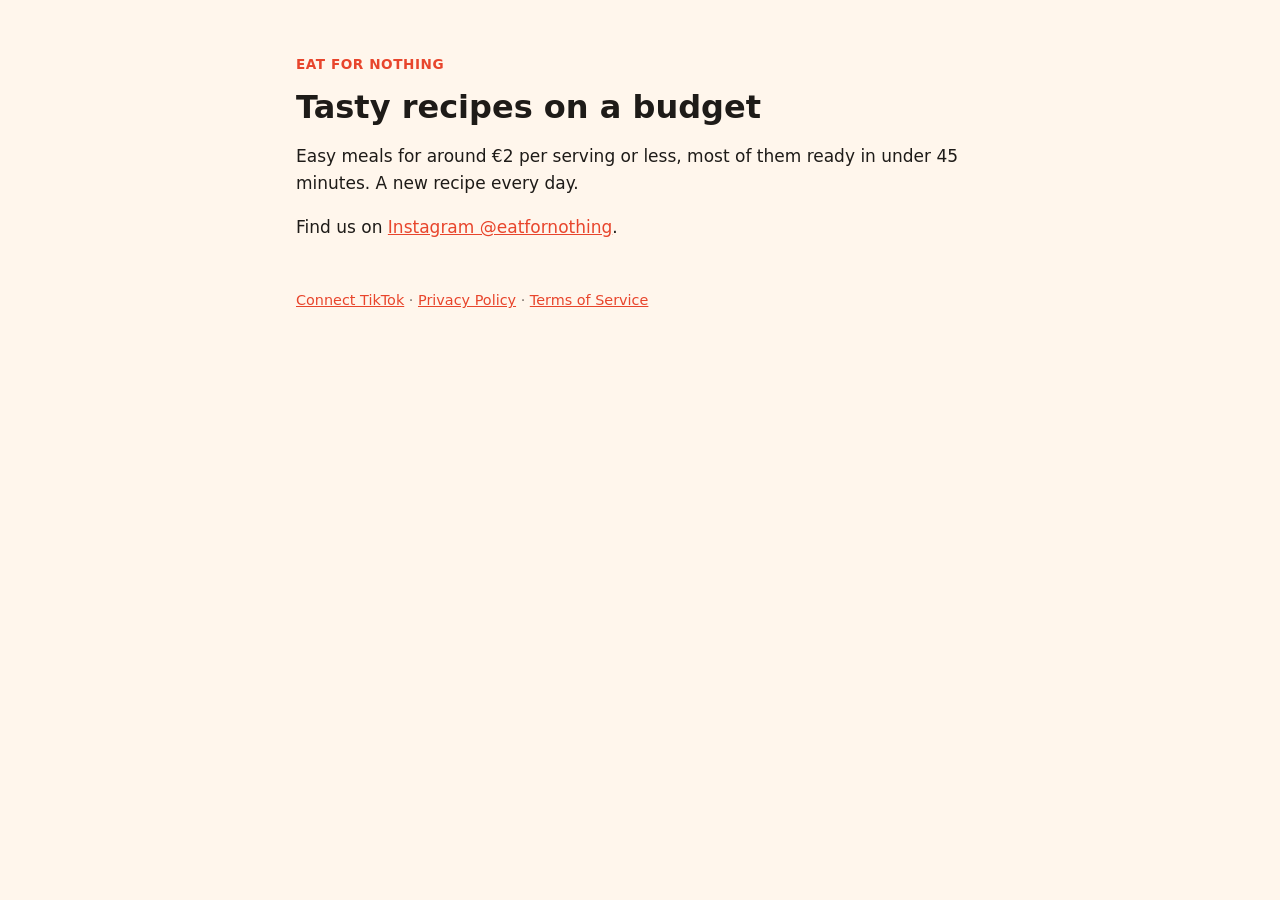
<file: index.html>
<!doctype html>
<html lang="en"><head><meta charset="utf-8"><meta name="viewport" content="width=device-width,initial-scale=1">
<title>Eat for Nothing</title><link rel="stylesheet" href="style.css"></head>
<body><main>
<p class="brand">Eat for Nothing</p>
<h1>Tasty recipes on a budget</h1>
<p>Easy meals for around €2 per serving or less, most of them ready in under 45 minutes. A new recipe every day.</p>
<p>Find us on <a href="https://www.instagram.com/eatfornothing/">Instagram @eatfornothing</a>.</p>
<footer class="muted"><a href="connect.html">Connect TikTok</a> · <a href="privacy.html">Privacy Policy</a> · <a href="terms.html">Terms of Service</a></footer>
</main></body></html>
</file>
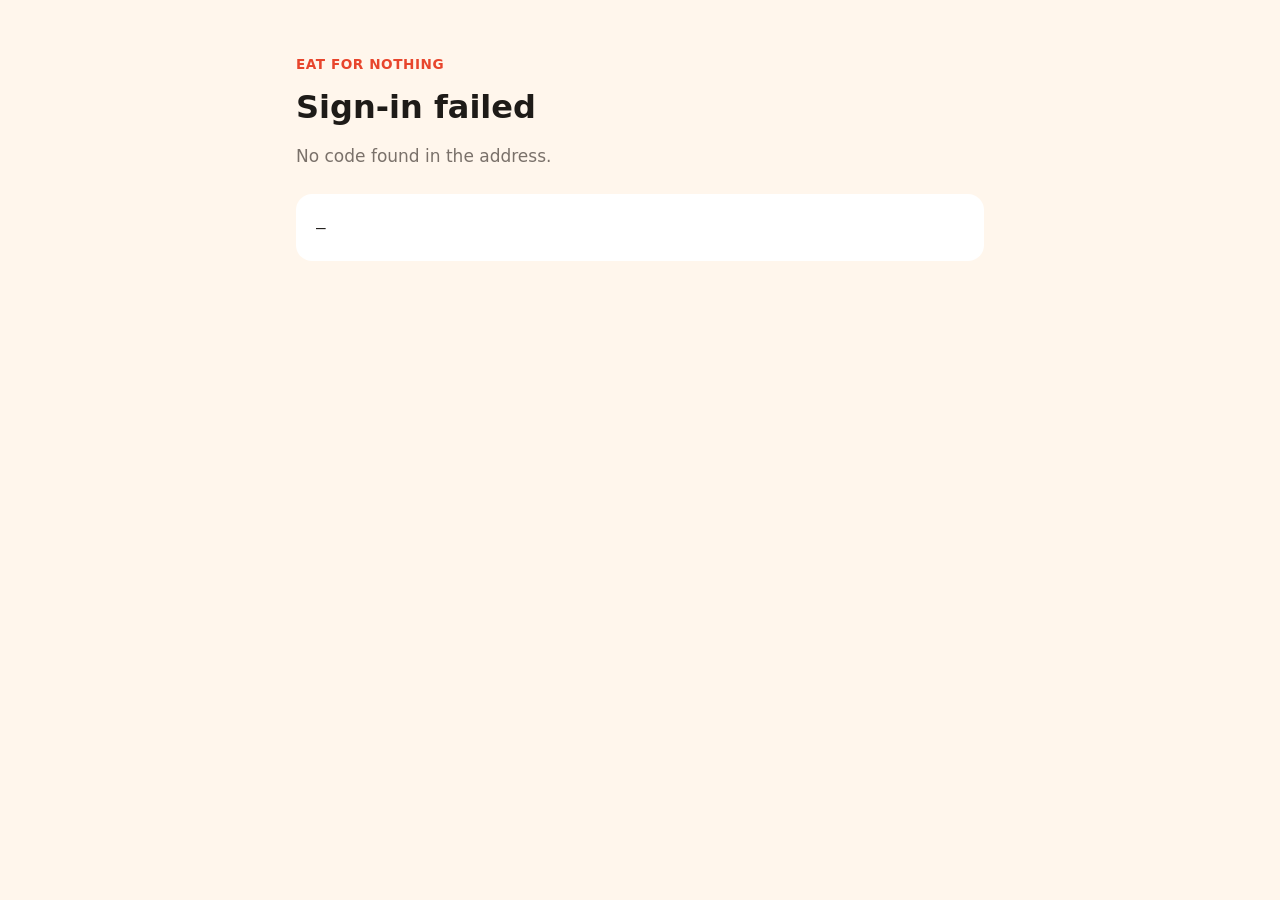
<file: callback.html>
<!doctype html>
<html lang="en"><head><meta charset="utf-8"><meta name="viewport" content="width=device-width,initial-scale=1">
<meta name="referrer" content="no-referrer">
<title>Sign-in complete</title><link rel="stylesheet" href="style.css"></head>
<body><main>
<p class="brand">Eat for Nothing</p>
<h1 id="title">Sign-in complete</h1>
<p id="hint" class="muted">Copy this code. It is valid for a few minutes only.</p>
<div class="card"><code id="code">–</code></div>
<button id="copy" type="button">Copy code</button>
<p id="copied" class="muted" hidden>Copied.</p>
<script>
  const p = new URLSearchParams(location.search);
  const code = p.get("code"), err = p.get("error");
  const el = document.getElementById("code");
  if (code) { el.textContent = code; }
  else {
    document.getElementById("title").textContent = "Sign-in failed";
    document.getElementById("hint").textContent = err ? ("Error: " + err + " " + (p.get("error_description") || "")) : "No code found in the address.";
    document.getElementById("copy").hidden = true;
  }
  document.getElementById("copy").addEventListener("click", async () => {
    try { await navigator.clipboard.writeText(code); document.getElementById("copied").hidden = false; } catch (e) {}
  });
</script>
</main></body></html>
</file>
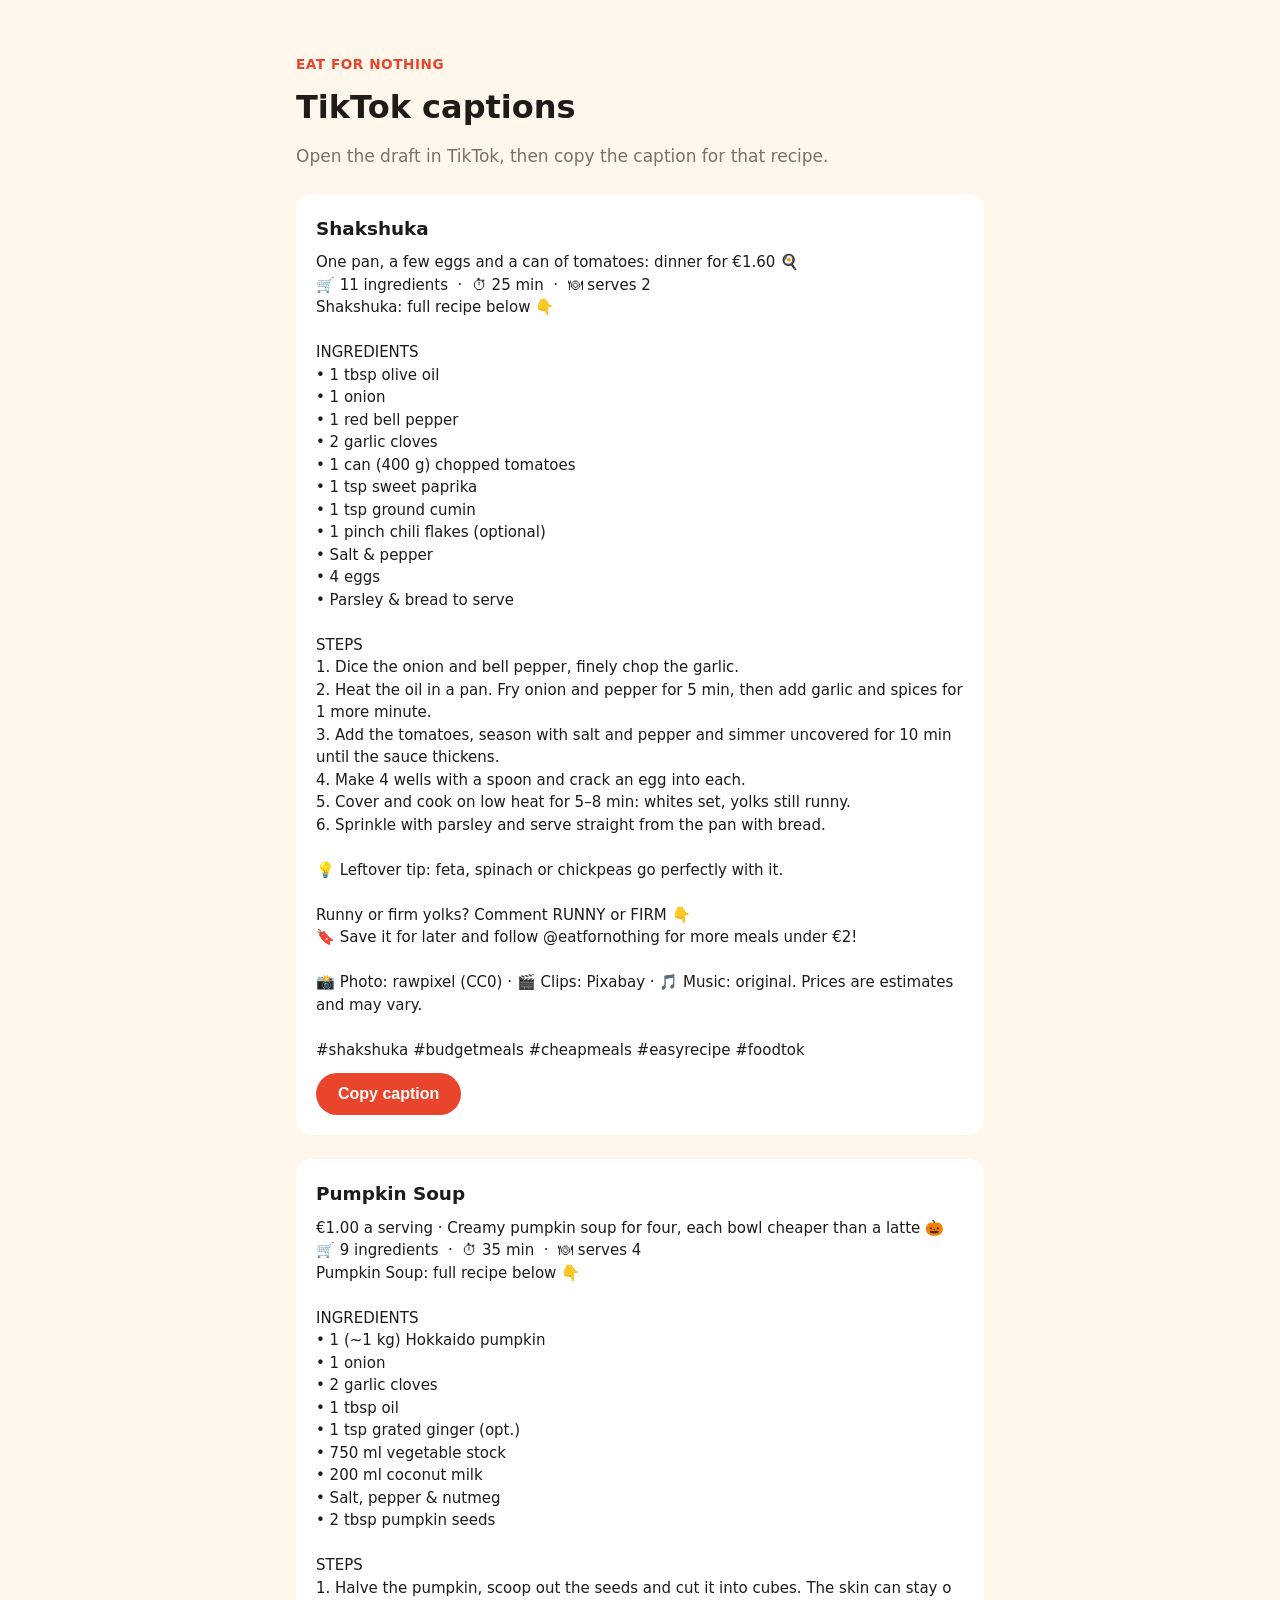
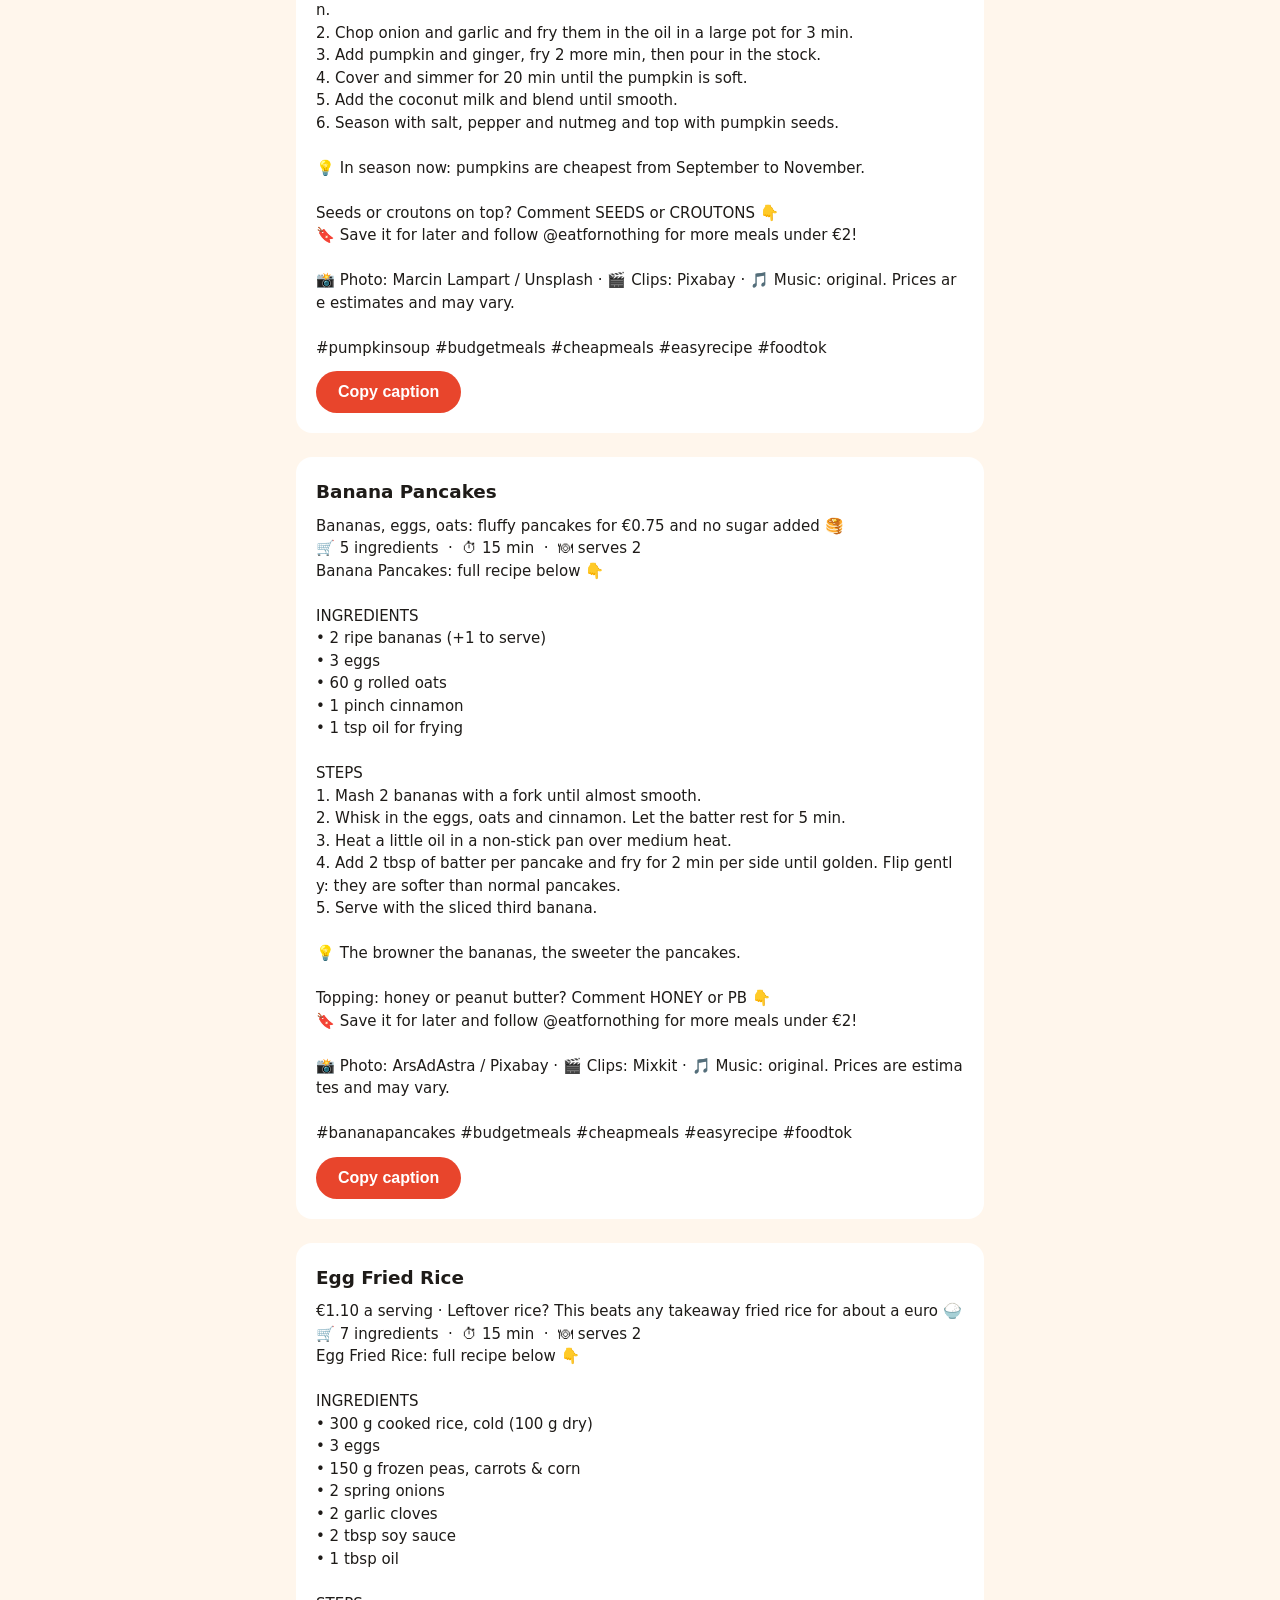
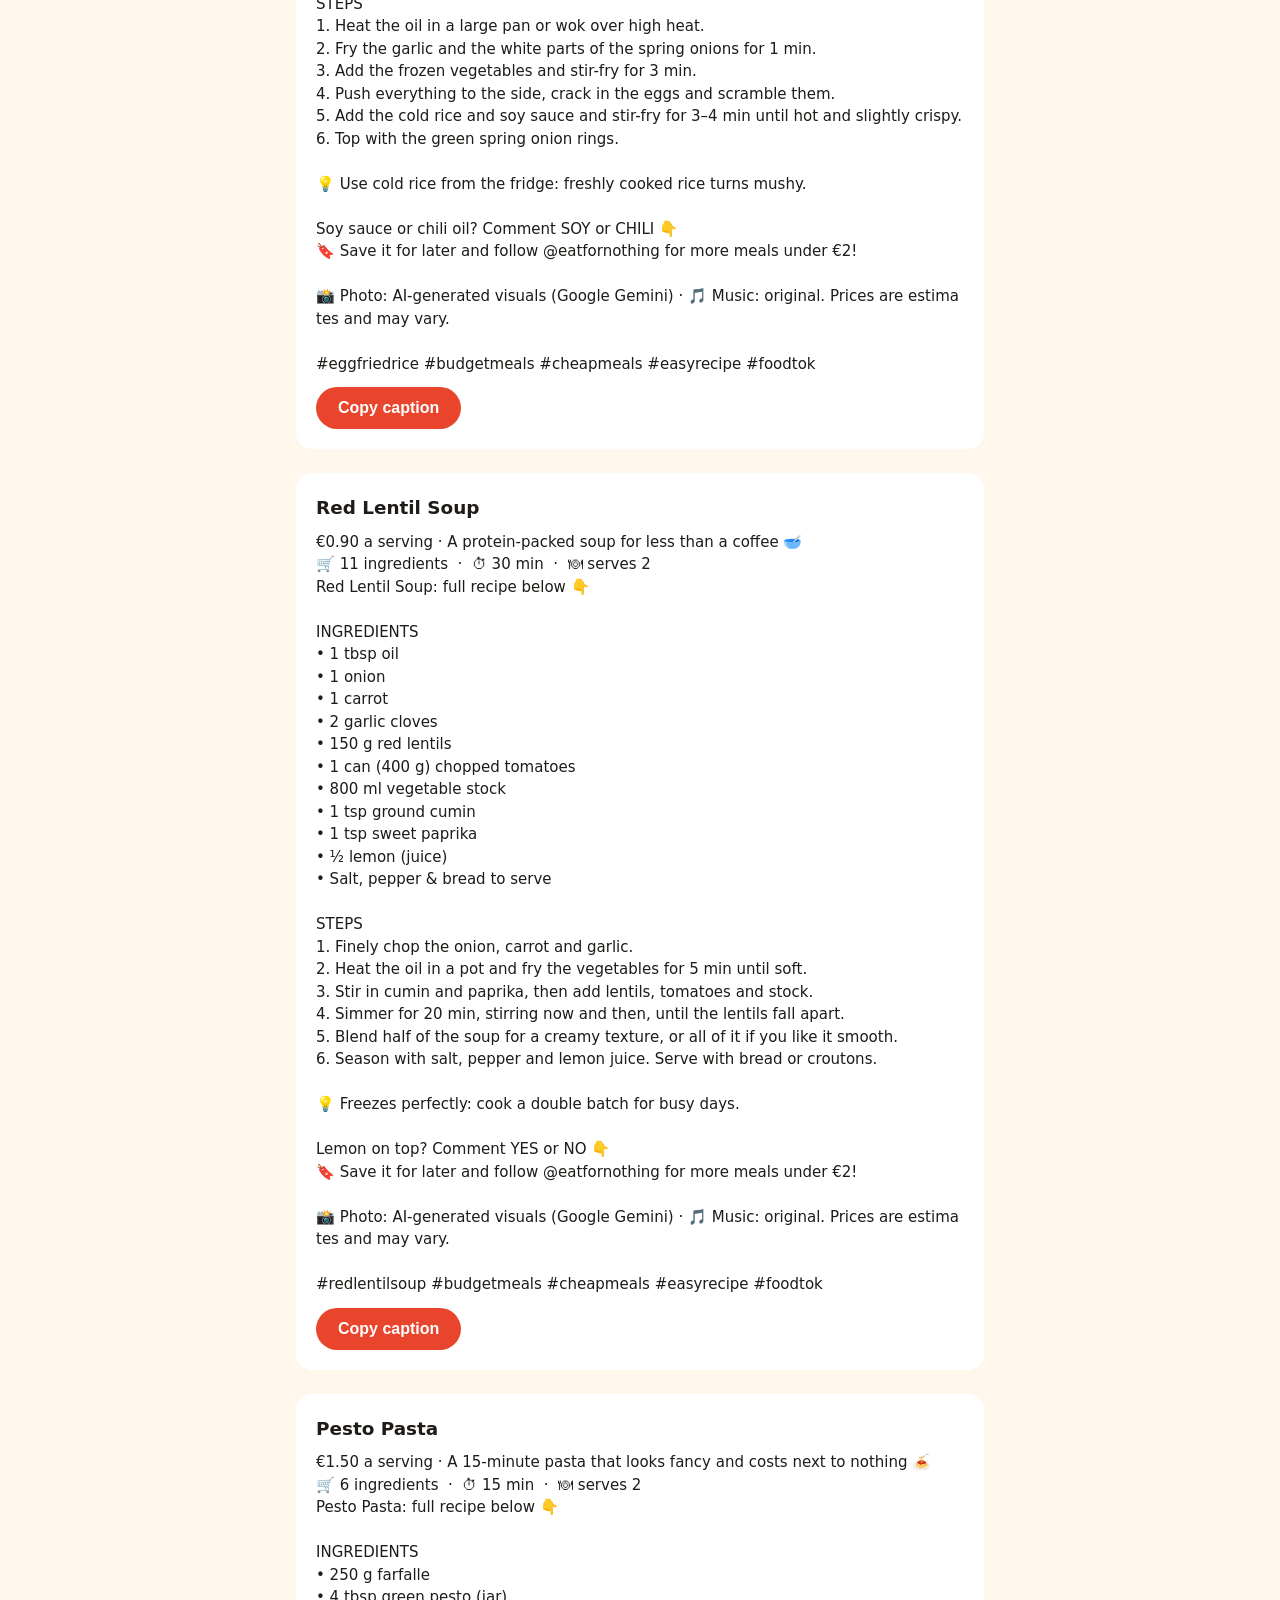
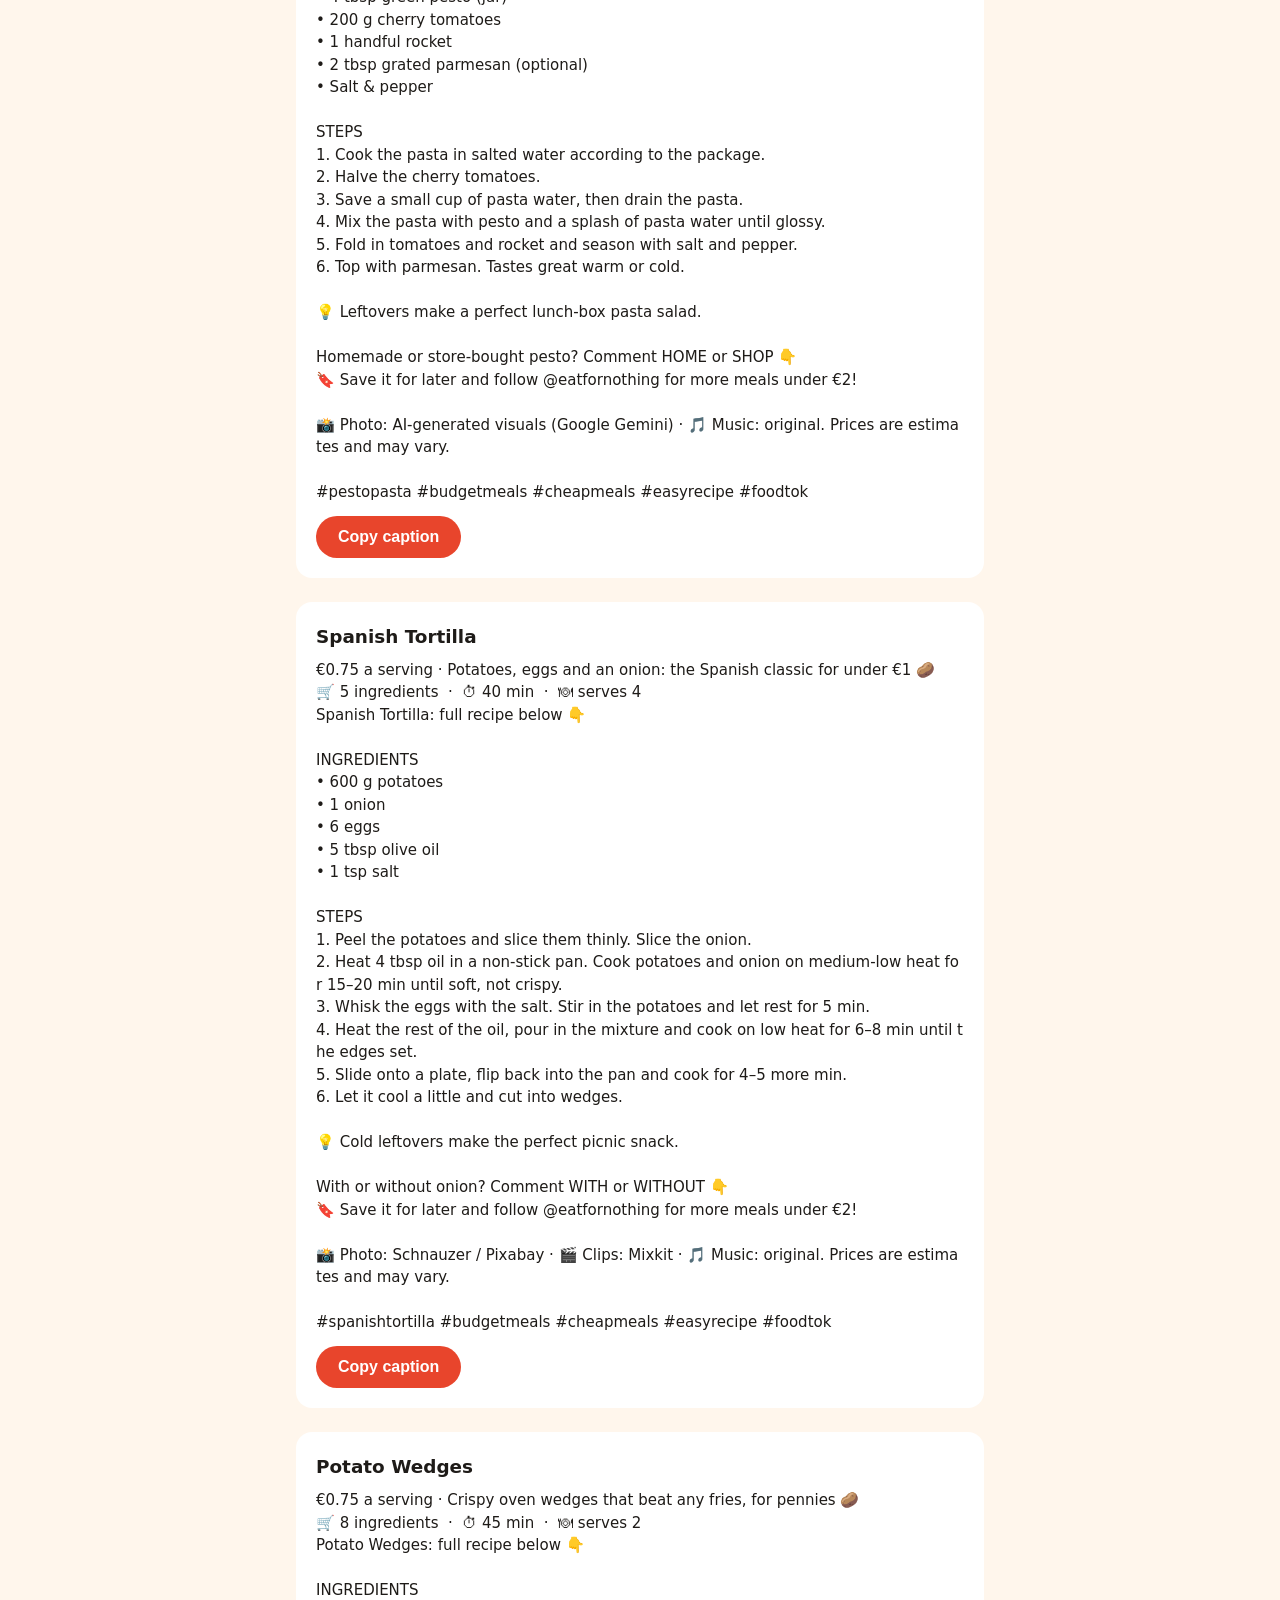
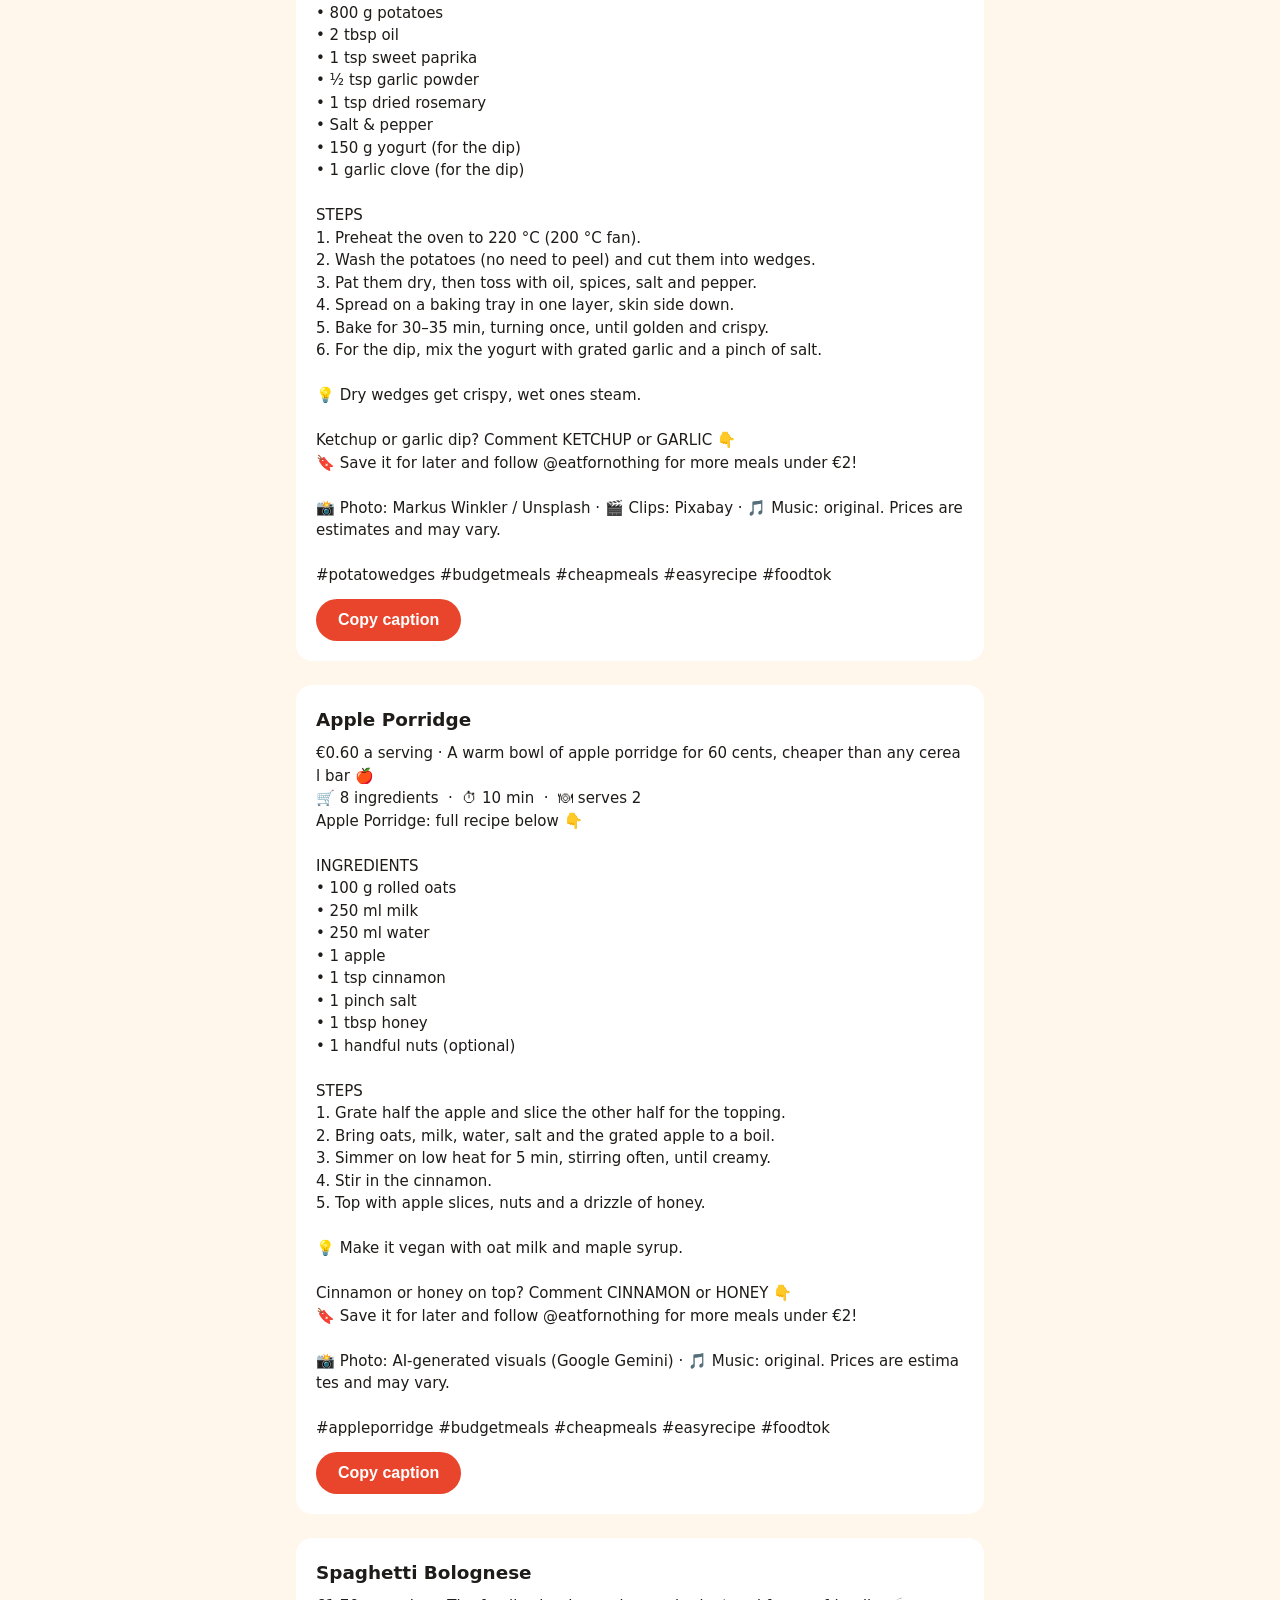
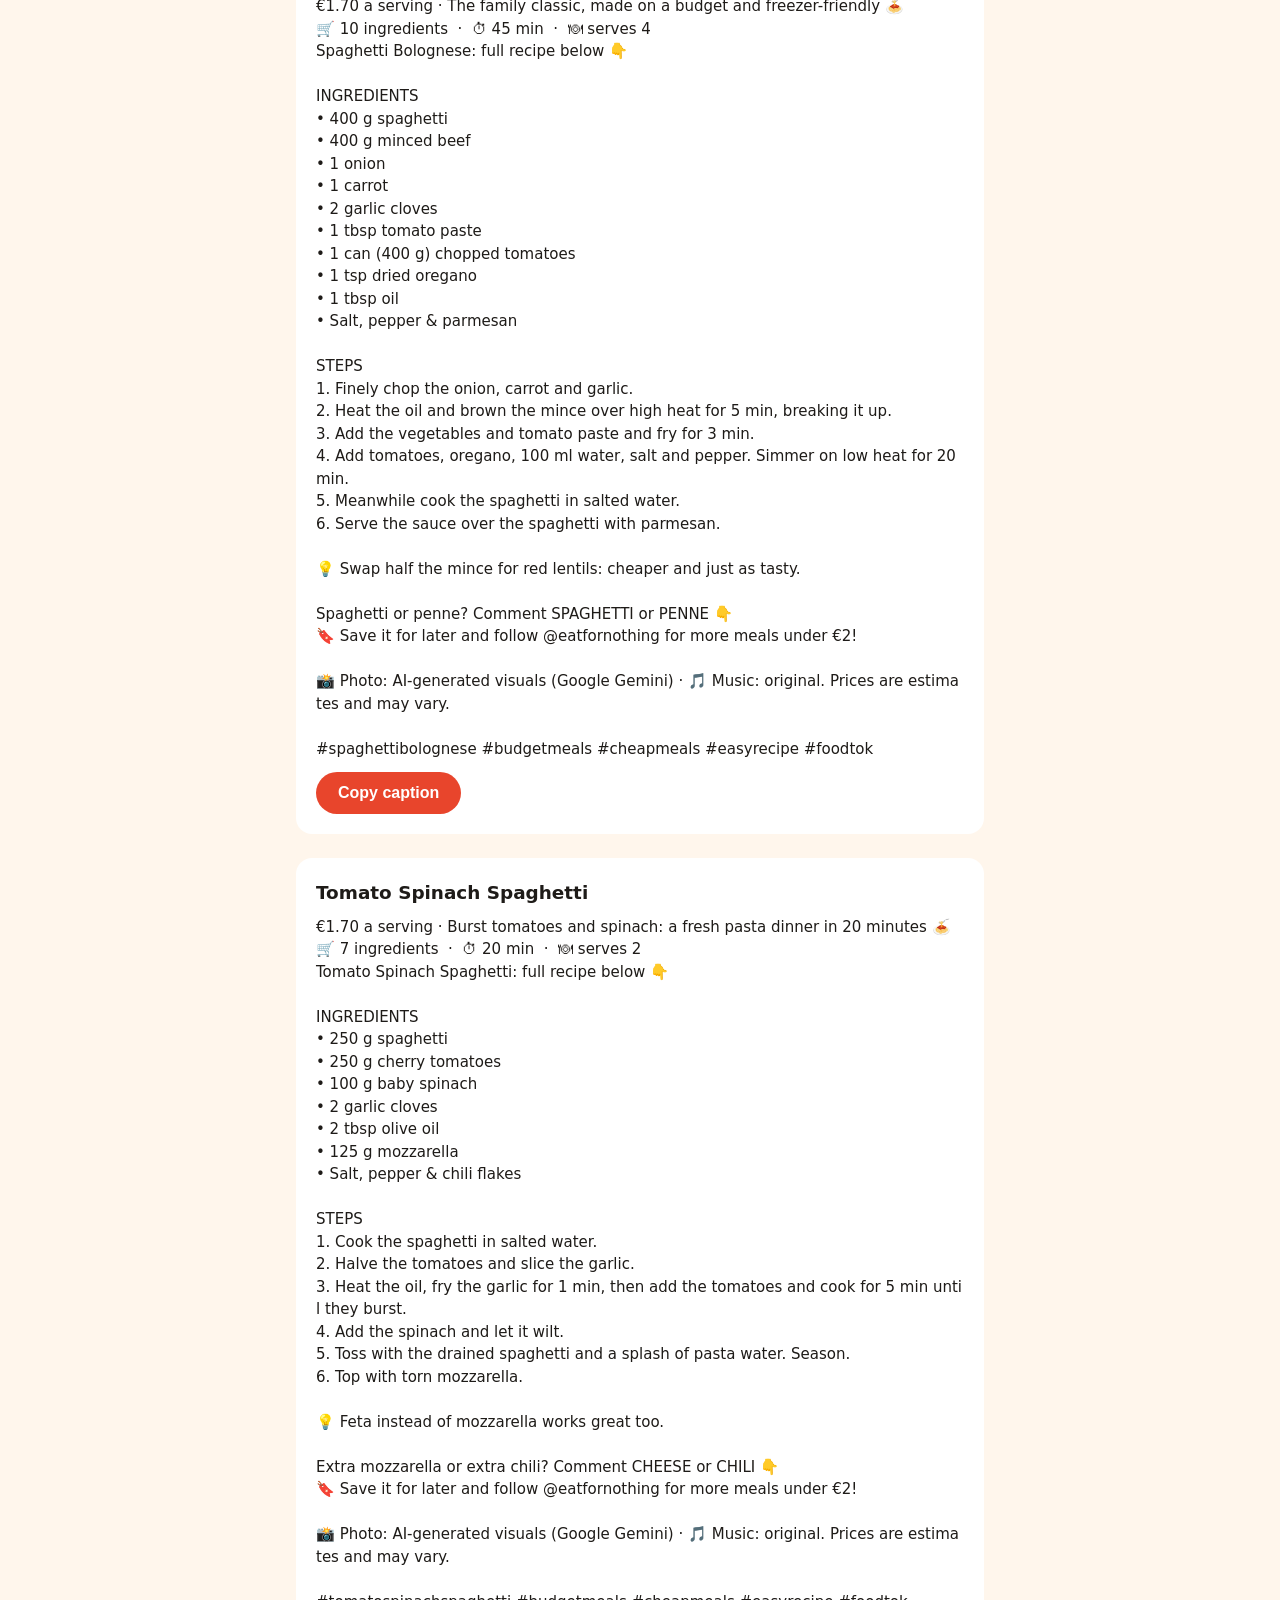
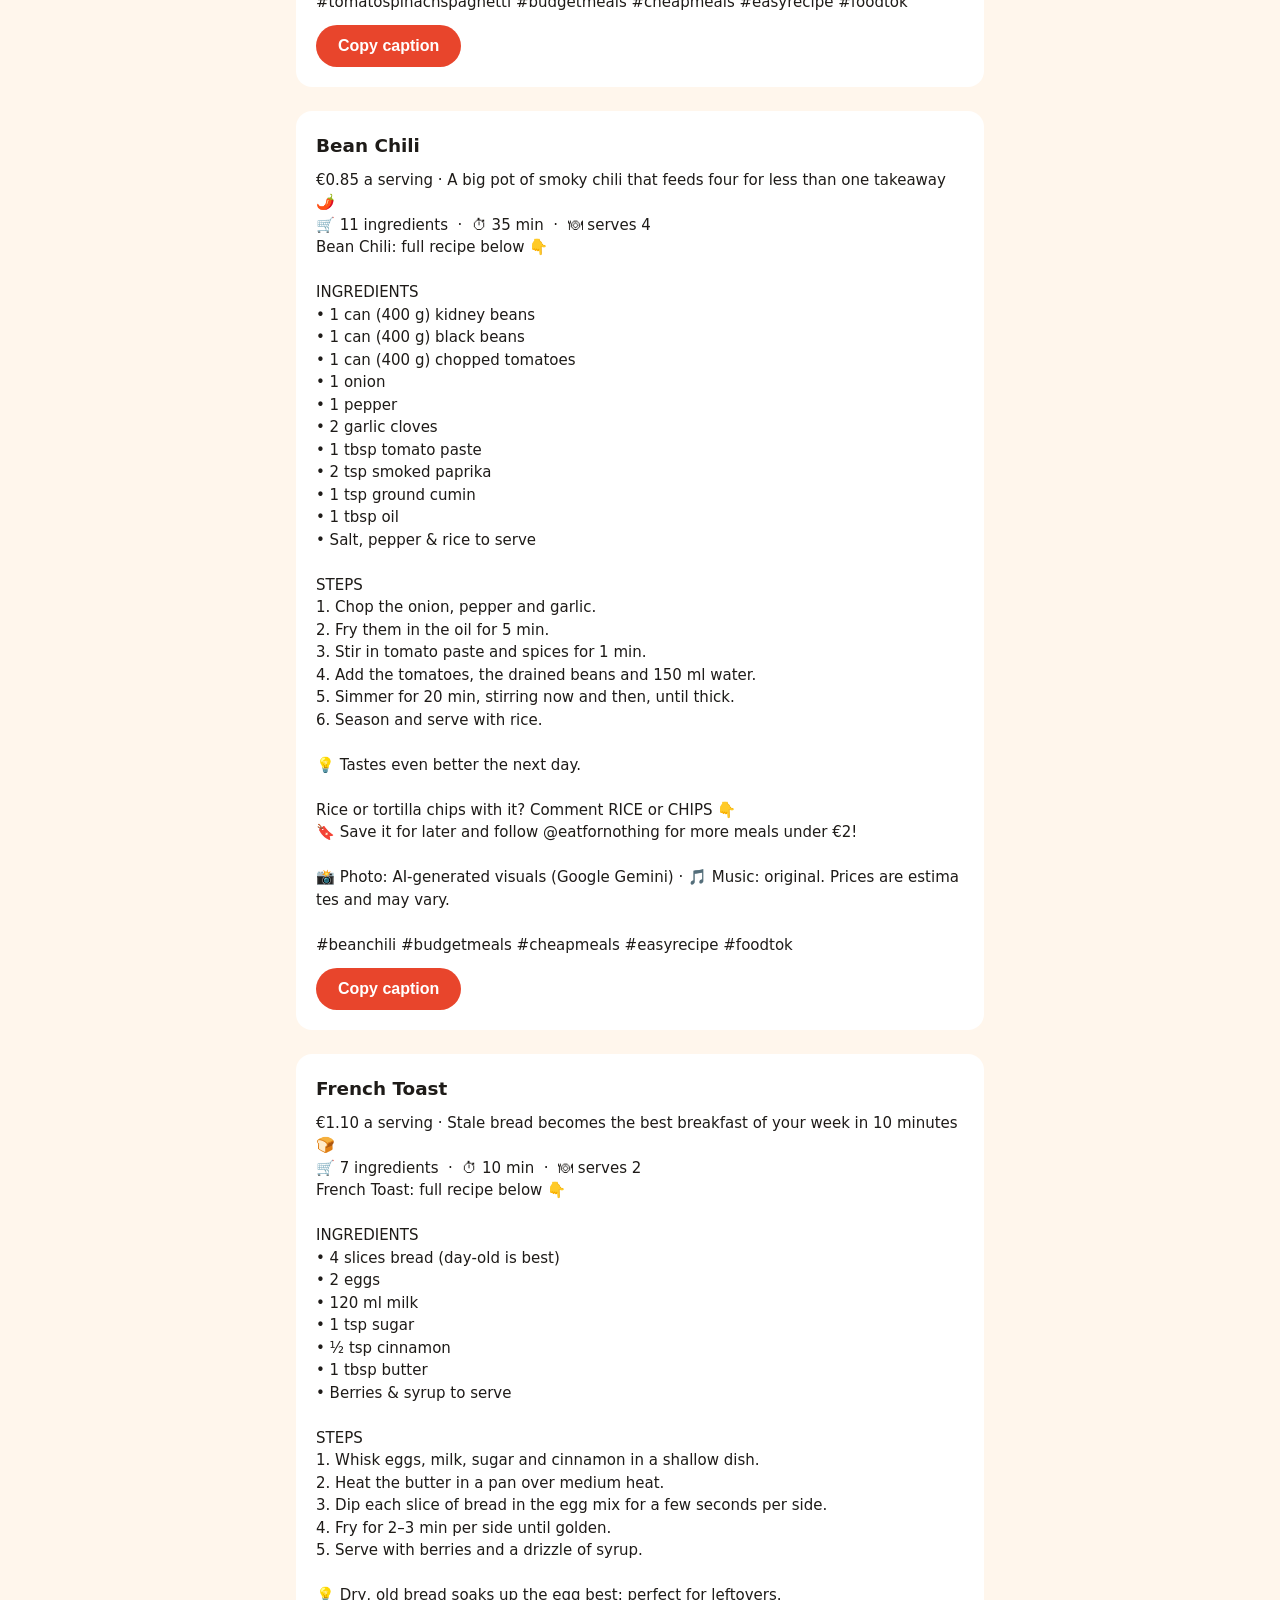
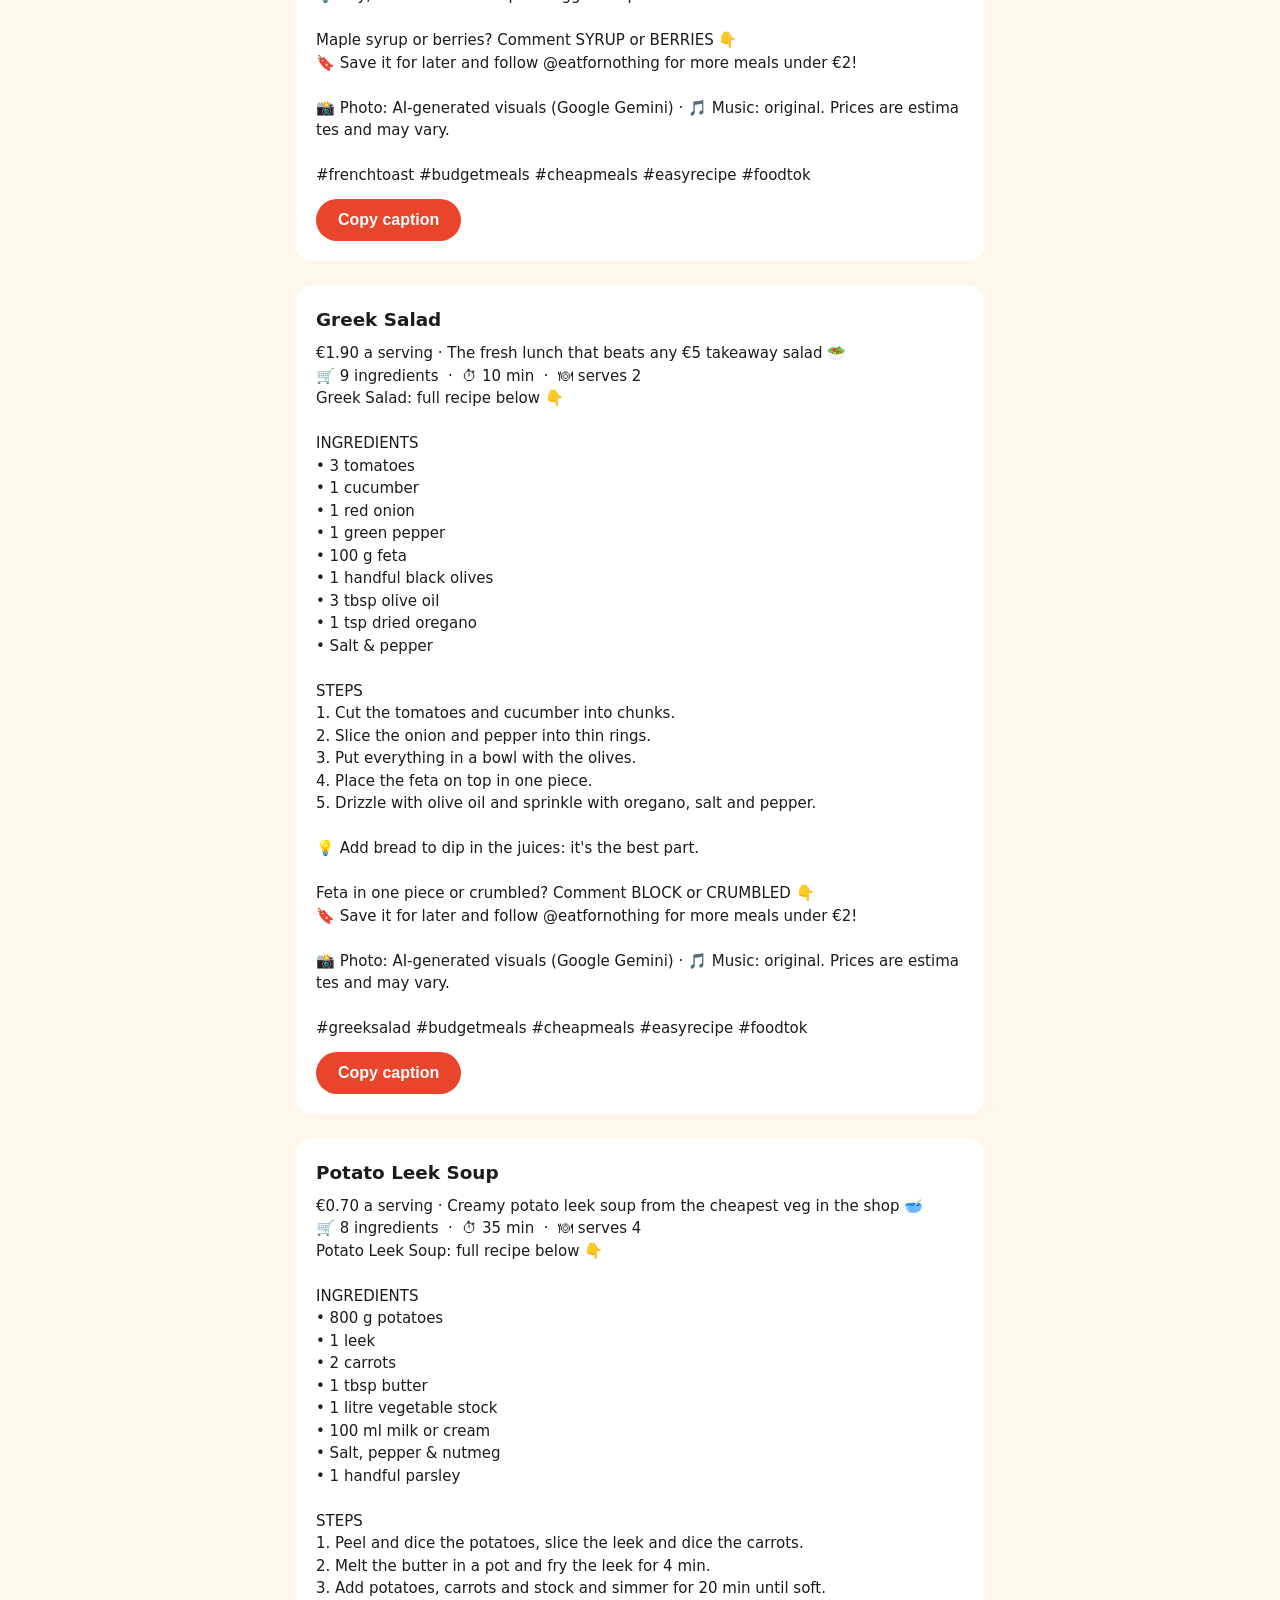
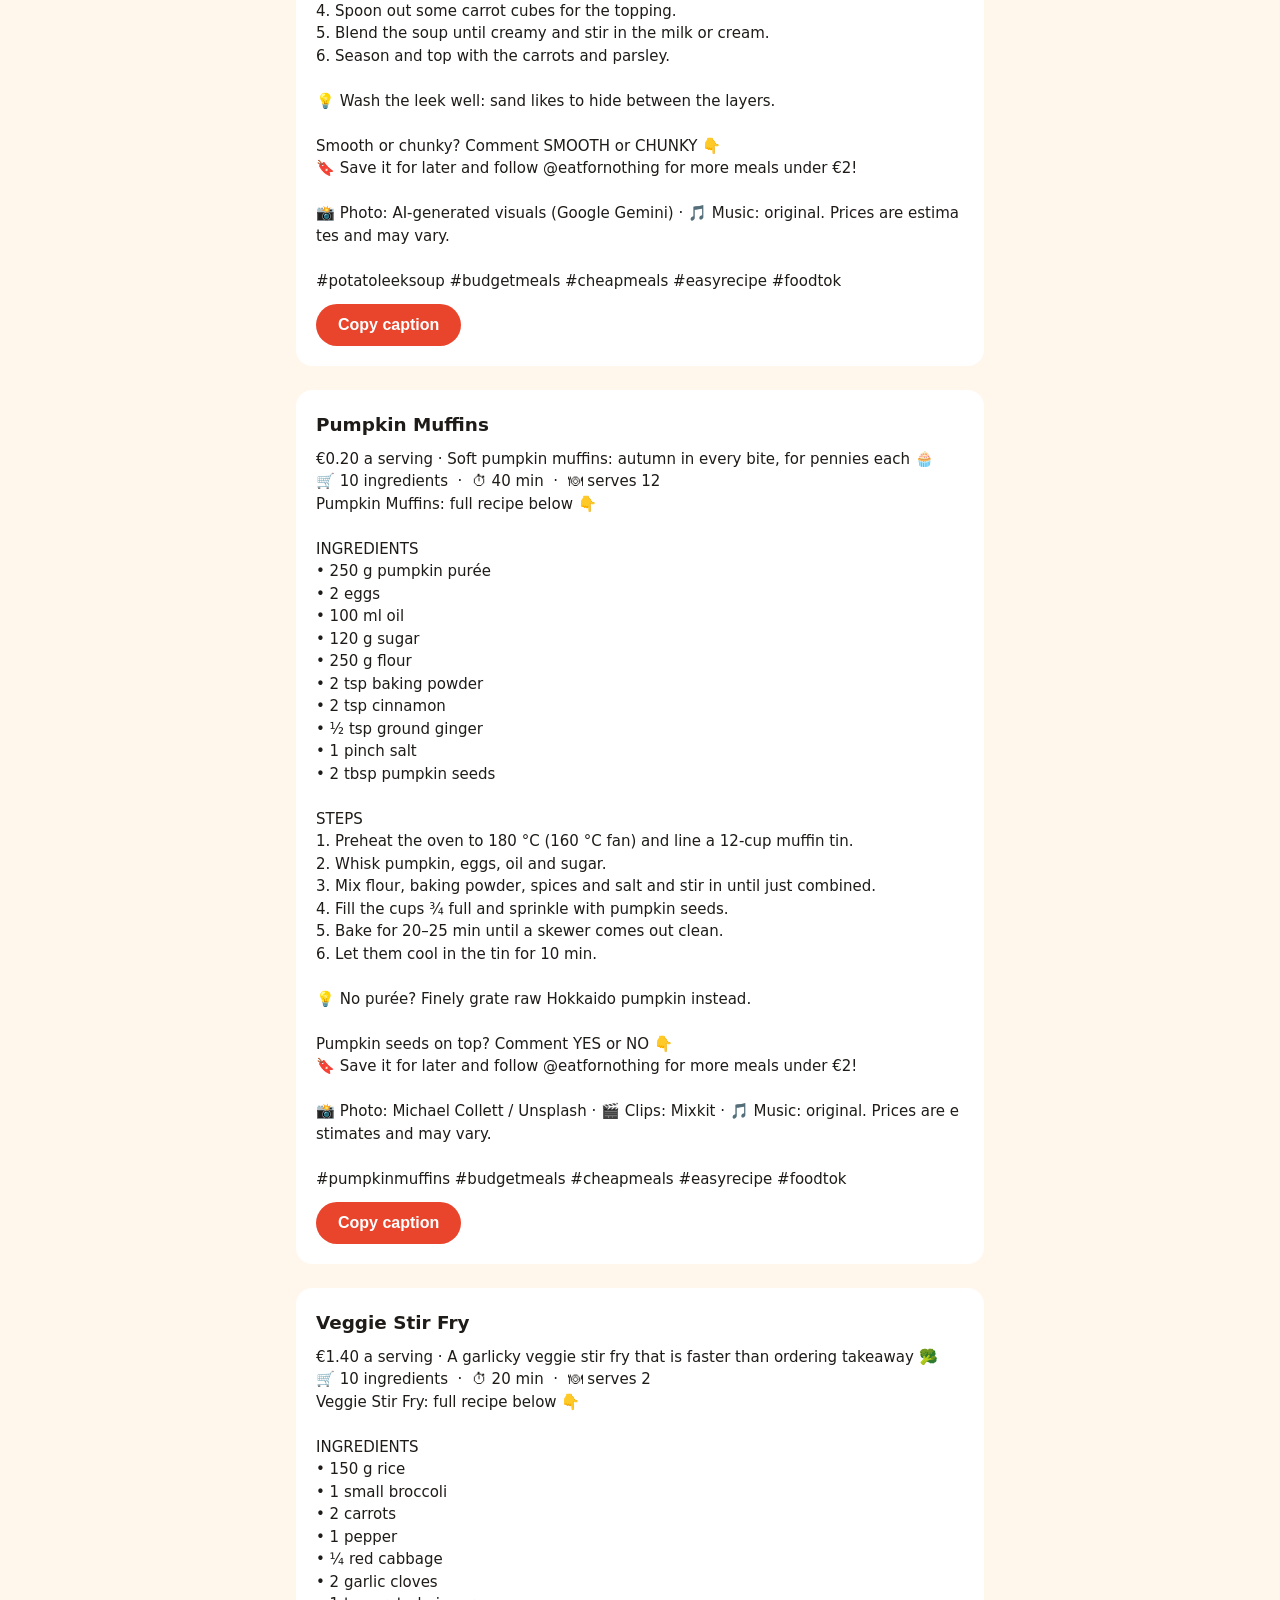
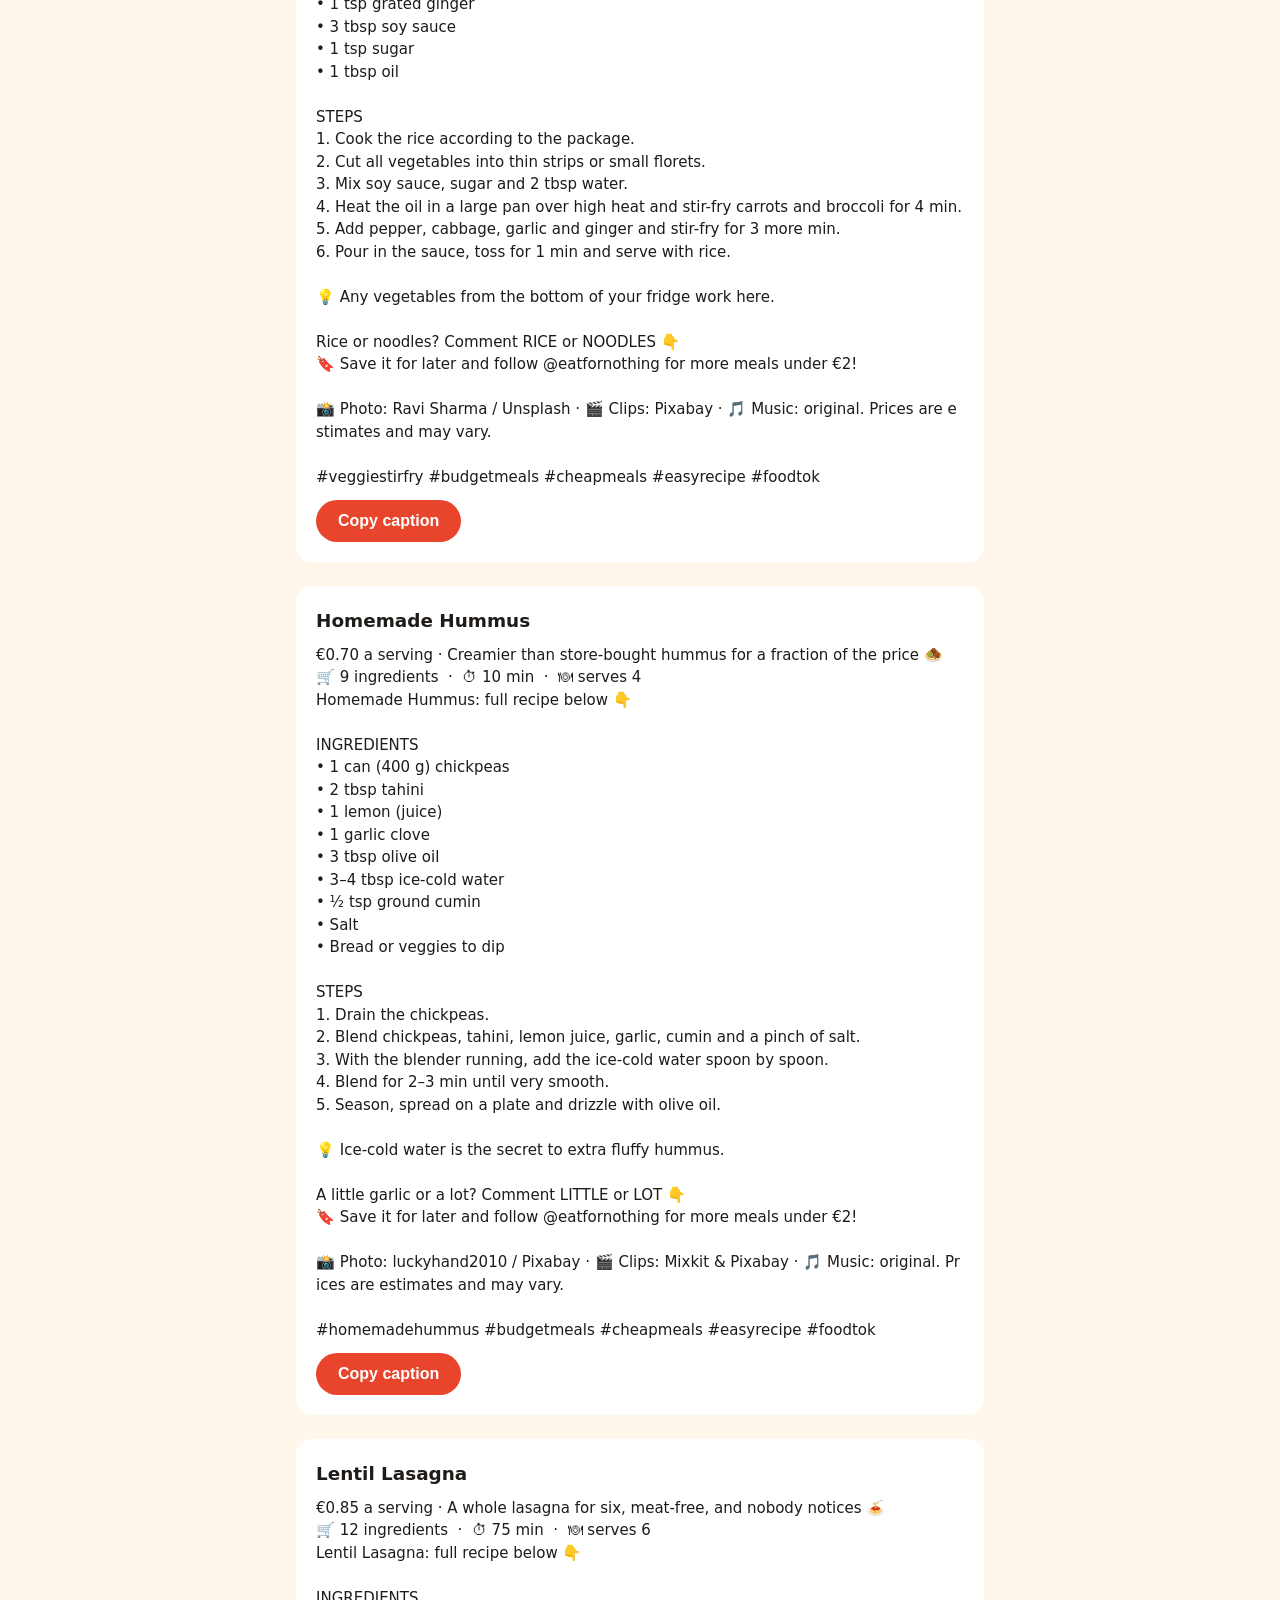
<file: captions.html>
<!doctype html>
<html lang="en"><head><meta charset="utf-8"><meta name="viewport" content="width=device-width,initial-scale=1">
<meta name="robots" content="noindex">
<title>TikTok Captions</title><link rel="stylesheet" href="style.css">
<style>pre{white-space:pre-wrap;font:15px/1.5 system-ui,sans-serif;margin:0 0 12px} h2{margin-top:0}</style></head>
<body><main>
<p class="brand">Eat for Nothing</p>
<h1>TikTok captions</h1>
<p class="muted">Open the draft in TikTok, then copy the caption for that recipe.</p>
<section class="card" id="shakshuka"><h2>Shakshuka</h2><pre id="t-shakshuka">One pan, a few eggs and a can of tomatoes: dinner for €1.60 🍳
🛒 11 ingredients  ·  ⏱ 25 min  ·  🍽 serves 2
Shakshuka: full recipe below 👇

INGREDIENTS
• 1 tbsp olive oil
• 1 onion
• 1 red bell pepper
• 2 garlic cloves
• 1 can (400 g) chopped tomatoes
• 1 tsp sweet paprika
• 1 tsp ground cumin
• 1 pinch chili flakes (optional)
• Salt &amp; pepper
• 4 eggs
• Parsley &amp; bread to serve

STEPS
1. Dice the onion and bell pepper, finely chop the garlic.
2. Heat the oil in a pan. Fry onion and pepper for 5 min, then add garlic and spices for 1 more minute.
3. Add the tomatoes, season with salt and pepper and simmer uncovered for 10 min until the sauce thickens.
4. Make 4 wells with a spoon and crack an egg into each.
5. Cover and cook on low heat for 5–8 min: whites set, yolks still runny.
6. Sprinkle with parsley and serve straight from the pan with bread.

💡 Leftover tip: feta, spinach or chickpeas go perfectly with it.

Runny or firm yolks? Comment RUNNY or FIRM 👇
🔖 Save it for later and follow @eatfornothing for more meals under €2!

📸 Photo: rawpixel (CC0) · 🎬 Clips: Pixabay · 🎵 Music: original. Prices are estimates and may vary.

#shakshuka #budgetmeals #cheapmeals #easyrecipe #foodtok</pre><button type="button" data-copy="t-shakshuka">Copy caption</button></section><section class="card" id="pumpkin-soup"><h2>Pumpkin Soup</h2><pre id="t-pumpkin-soup">€1.00 a serving · Creamy pumpkin soup for four, each bowl cheaper than a latte 🎃
🛒 9 ingredients  ·  ⏱ 35 min  ·  🍽 serves 4
Pumpkin Soup: full recipe below 👇

INGREDIENTS
• 1 (~1 kg) Hokkaido pumpkin
• 1 onion
• 2 garlic cloves
• 1 tbsp oil
• 1 tsp grated ginger (opt.)
• 750 ml vegetable stock
• 200 ml coconut milk
• Salt, pepper &amp; nutmeg
• 2 tbsp pumpkin seeds

STEPS
1. Halve the pumpkin, scoop out the seeds and cut it into cubes. The skin can stay on.
2. Chop onion and garlic and fry them in the oil in a large pot for 3 min.
3. Add pumpkin and ginger, fry 2 more min, then pour in the stock.
4. Cover and simmer for 20 min until the pumpkin is soft.
5. Add the coconut milk and blend until smooth.
6. Season with salt, pepper and nutmeg and top with pumpkin seeds.

💡 In season now: pumpkins are cheapest from September to November.

Seeds or croutons on top? Comment SEEDS or CROUTONS 👇
🔖 Save it for later and follow @eatfornothing for more meals under €2!

📸 Photo: Marcin Lampart / Unsplash · 🎬 Clips: Pixabay · 🎵 Music: original. Prices are estimates and may vary.

#pumpkinsoup #budgetmeals #cheapmeals #easyrecipe #foodtok</pre><button type="button" data-copy="t-pumpkin-soup">Copy caption</button></section><section class="card" id="banana-pancakes"><h2>Banana Pancakes</h2><pre id="t-banana-pancakes">Bananas, eggs, oats: fluffy pancakes for €0.75 and no sugar added 🥞
🛒 5 ingredients  ·  ⏱ 15 min  ·  🍽 serves 2
Banana Pancakes: full recipe below 👇

INGREDIENTS
• 2 ripe bananas (+1 to serve)
• 3 eggs
• 60 g rolled oats
• 1 pinch cinnamon
• 1 tsp oil for frying

STEPS
1. Mash 2 bananas with a fork until almost smooth.
2. Whisk in the eggs, oats and cinnamon. Let the batter rest for 5 min.
3. Heat a little oil in a non-stick pan over medium heat.
4. Add 2 tbsp of batter per pancake and fry for 2 min per side until golden. Flip gently: they are softer than normal pancakes.
5. Serve with the sliced third banana.

💡 The browner the bananas, the sweeter the pancakes.

Topping: honey or peanut butter? Comment HONEY or PB 👇
🔖 Save it for later and follow @eatfornothing for more meals under €2!

📸 Photo: ArsAdAstra / Pixabay · 🎬 Clips: Mixkit · 🎵 Music: original. Prices are estimates and may vary.

#bananapancakes #budgetmeals #cheapmeals #easyrecipe #foodtok</pre><button type="button" data-copy="t-banana-pancakes">Copy caption</button></section><section class="card" id="egg-fried-rice"><h2>Egg Fried Rice</h2><pre id="t-egg-fried-rice">€1.10 a serving · Leftover rice? This beats any takeaway fried rice for about a euro 🍚
🛒 7 ingredients  ·  ⏱ 15 min  ·  🍽 serves 2
Egg Fried Rice: full recipe below 👇

INGREDIENTS
• 300 g cooked rice, cold (100 g dry)
• 3 eggs
• 150 g frozen peas, carrots &amp; corn
• 2 spring onions
• 2 garlic cloves
• 2 tbsp soy sauce
• 1 tbsp oil

STEPS
1. Heat the oil in a large pan or wok over high heat.
2. Fry the garlic and the white parts of the spring onions for 1 min.
3. Add the frozen vegetables and stir-fry for 3 min.
4. Push everything to the side, crack in the eggs and scramble them.
5. Add the cold rice and soy sauce and stir-fry for 3–4 min until hot and slightly crispy.
6. Top with the green spring onion rings.

💡 Use cold rice from the fridge: freshly cooked rice turns mushy.

Soy sauce or chili oil? Comment SOY or CHILI 👇
🔖 Save it for later and follow @eatfornothing for more meals under €2!

📸 Photo: AI-generated visuals (Google Gemini) · 🎵 Music: original. Prices are estimates and may vary.

#eggfriedrice #budgetmeals #cheapmeals #easyrecipe #foodtok</pre><button type="button" data-copy="t-egg-fried-rice">Copy caption</button></section><section class="card" id="lentil-soup"><h2>Red Lentil Soup</h2><pre id="t-lentil-soup">€0.90 a serving · A protein-packed soup for less than a coffee 🥣
🛒 11 ingredients  ·  ⏱ 30 min  ·  🍽 serves 2
Red Lentil Soup: full recipe below 👇

INGREDIENTS
• 1 tbsp oil
• 1 onion
• 1 carrot
• 2 garlic cloves
• 150 g red lentils
• 1 can (400 g) chopped tomatoes
• 800 ml vegetable stock
• 1 tsp ground cumin
• 1 tsp sweet paprika
• ½ lemon (juice)
• Salt, pepper &amp; bread to serve

STEPS
1. Finely chop the onion, carrot and garlic.
2. Heat the oil in a pot and fry the vegetables for 5 min until soft.
3. Stir in cumin and paprika, then add lentils, tomatoes and stock.
4. Simmer for 20 min, stirring now and then, until the lentils fall apart.
5. Blend half of the soup for a creamy texture, or all of it if you like it smooth.
6. Season with salt, pepper and lemon juice. Serve with bread or croutons.

💡 Freezes perfectly: cook a double batch for busy days.

Lemon on top? Comment YES or NO 👇
🔖 Save it for later and follow @eatfornothing for more meals under €2!

📸 Photo: AI-generated visuals (Google Gemini) · 🎵 Music: original. Prices are estimates and may vary.

#redlentilsoup #budgetmeals #cheapmeals #easyrecipe #foodtok</pre><button type="button" data-copy="t-lentil-soup">Copy caption</button></section><section class="card" id="pesto-pasta"><h2>Pesto Pasta</h2><pre id="t-pesto-pasta">€1.50 a serving · A 15-minute pasta that looks fancy and costs next to nothing 🍝
🛒 6 ingredients  ·  ⏱ 15 min  ·  🍽 serves 2
Pesto Pasta: full recipe below 👇

INGREDIENTS
• 250 g farfalle
• 4 tbsp green pesto (jar)
• 200 g cherry tomatoes
• 1 handful rocket
• 2 tbsp grated parmesan (optional)
• Salt &amp; pepper

STEPS
1. Cook the pasta in salted water according to the package.
2. Halve the cherry tomatoes.
3. Save a small cup of pasta water, then drain the pasta.
4. Mix the pasta with pesto and a splash of pasta water until glossy.
5. Fold in tomatoes and rocket and season with salt and pepper.
6. Top with parmesan. Tastes great warm or cold.

💡 Leftovers make a perfect lunch-box pasta salad.

Homemade or store-bought pesto? Comment HOME or SHOP 👇
🔖 Save it for later and follow @eatfornothing for more meals under €2!

📸 Photo: AI-generated visuals (Google Gemini) · 🎵 Music: original. Prices are estimates and may vary.

#pestopasta #budgetmeals #cheapmeals #easyrecipe #foodtok</pre><button type="button" data-copy="t-pesto-pasta">Copy caption</button></section><section class="card" id="spanish-tortilla"><h2>Spanish Tortilla</h2><pre id="t-spanish-tortilla">€0.75 a serving · Potatoes, eggs and an onion: the Spanish classic for under €1 🥔
🛒 5 ingredients  ·  ⏱ 40 min  ·  🍽 serves 4
Spanish Tortilla: full recipe below 👇

INGREDIENTS
• 600 g potatoes
• 1 onion
• 6 eggs
• 5 tbsp olive oil
• 1 tsp salt

STEPS
1. Peel the potatoes and slice them thinly. Slice the onion.
2. Heat 4 tbsp oil in a non-stick pan. Cook potatoes and onion on medium-low heat for 15–20 min until soft, not crispy.
3. Whisk the eggs with the salt. Stir in the potatoes and let rest for 5 min.
4. Heat the rest of the oil, pour in the mixture and cook on low heat for 6–8 min until the edges set.
5. Slide onto a plate, flip back into the pan and cook for 4–5 more min.
6. Let it cool a little and cut into wedges.

💡 Cold leftovers make the perfect picnic snack.

With or without onion? Comment WITH or WITHOUT 👇
🔖 Save it for later and follow @eatfornothing for more meals under €2!

📸 Photo: Schnauzer / Pixabay · 🎬 Clips: Mixkit · 🎵 Music: original. Prices are estimates and may vary.

#spanishtortilla #budgetmeals #cheapmeals #easyrecipe #foodtok</pre><button type="button" data-copy="t-spanish-tortilla">Copy caption</button></section><section class="card" id="potato-wedges"><h2>Potato Wedges</h2><pre id="t-potato-wedges">€0.75 a serving · Crispy oven wedges that beat any fries, for pennies 🥔
🛒 8 ingredients  ·  ⏱ 45 min  ·  🍽 serves 2
Potato Wedges: full recipe below 👇

INGREDIENTS
• 800 g potatoes
• 2 tbsp oil
• 1 tsp sweet paprika
• ½ tsp garlic powder
• 1 tsp dried rosemary
• Salt &amp; pepper
• 150 g yogurt (for the dip)
• 1 garlic clove (for the dip)

STEPS
1. Preheat the oven to 220 °C (200 °C fan).
2. Wash the potatoes (no need to peel) and cut them into wedges.
3. Pat them dry, then toss with oil, spices, salt and pepper.
4. Spread on a baking tray in one layer, skin side down.
5. Bake for 30–35 min, turning once, until golden and crispy.
6. For the dip, mix the yogurt with grated garlic and a pinch of salt.

💡 Dry wedges get crispy, wet ones steam.

Ketchup or garlic dip? Comment KETCHUP or GARLIC 👇
🔖 Save it for later and follow @eatfornothing for more meals under €2!

📸 Photo: Markus Winkler / Unsplash · 🎬 Clips: Pixabay · 🎵 Music: original. Prices are estimates and may vary.

#potatowedges #budgetmeals #cheapmeals #easyrecipe #foodtok</pre><button type="button" data-copy="t-potato-wedges">Copy caption</button></section><section class="card" id="apple-porridge"><h2>Apple Porridge</h2><pre id="t-apple-porridge">€0.60 a serving · A warm bowl of apple porridge for 60 cents, cheaper than any cereal bar 🍎
🛒 8 ingredients  ·  ⏱ 10 min  ·  🍽 serves 2
Apple Porridge: full recipe below 👇

INGREDIENTS
• 100 g rolled oats
• 250 ml milk
• 250 ml water
• 1 apple
• 1 tsp cinnamon
• 1 pinch salt
• 1 tbsp honey
• 1 handful nuts (optional)

STEPS
1. Grate half the apple and slice the other half for the topping.
2. Bring oats, milk, water, salt and the grated apple to a boil.
3. Simmer on low heat for 5 min, stirring often, until creamy.
4. Stir in the cinnamon.
5. Top with apple slices, nuts and a drizzle of honey.

💡 Make it vegan with oat milk and maple syrup.

Cinnamon or honey on top? Comment CINNAMON or HONEY 👇
🔖 Save it for later and follow @eatfornothing for more meals under €2!

📸 Photo: AI-generated visuals (Google Gemini) · 🎵 Music: original. Prices are estimates and may vary.

#appleporridge #budgetmeals #cheapmeals #easyrecipe #foodtok</pre><button type="button" data-copy="t-apple-porridge">Copy caption</button></section><section class="card" id="spaghetti-bolognese"><h2>Spaghetti Bolognese</h2><pre id="t-spaghetti-bolognese">€1.70 a serving · The family classic, made on a budget and freezer-friendly 🍝
🛒 10 ingredients  ·  ⏱ 45 min  ·  🍽 serves 4
Spaghetti Bolognese: full recipe below 👇

INGREDIENTS
• 400 g spaghetti
• 400 g minced beef
• 1 onion
• 1 carrot
• 2 garlic cloves
• 1 tbsp tomato paste
• 1 can (400 g) chopped tomatoes
• 1 tsp dried oregano
• 1 tbsp oil
• Salt, pepper &amp; parmesan

STEPS
1. Finely chop the onion, carrot and garlic.
2. Heat the oil and brown the mince over high heat for 5 min, breaking it up.
3. Add the vegetables and tomato paste and fry for 3 min.
4. Add tomatoes, oregano, 100 ml water, salt and pepper. Simmer on low heat for 20 min.
5. Meanwhile cook the spaghetti in salted water.
6. Serve the sauce over the spaghetti with parmesan.

💡 Swap half the mince for red lentils: cheaper and just as tasty.

Spaghetti or penne? Comment SPAGHETTI or PENNE 👇
🔖 Save it for later and follow @eatfornothing for more meals under €2!

📸 Photo: AI-generated visuals (Google Gemini) · 🎵 Music: original. Prices are estimates and may vary.

#spaghettibolognese #budgetmeals #cheapmeals #easyrecipe #foodtok</pre><button type="button" data-copy="t-spaghetti-bolognese">Copy caption</button></section><section class="card" id="tomato-spinach-spaghetti"><h2>Tomato Spinach Spaghetti</h2><pre id="t-tomato-spinach-spaghetti">€1.70 a serving · Burst tomatoes and spinach: a fresh pasta dinner in 20 minutes 🍝
🛒 7 ingredients  ·  ⏱ 20 min  ·  🍽 serves 2
Tomato Spinach Spaghetti: full recipe below 👇

INGREDIENTS
• 250 g spaghetti
• 250 g cherry tomatoes
• 100 g baby spinach
• 2 garlic cloves
• 2 tbsp olive oil
• 125 g mozzarella
• Salt, pepper &amp; chili flakes

STEPS
1. Cook the spaghetti in salted water.
2. Halve the tomatoes and slice the garlic.
3. Heat the oil, fry the garlic for 1 min, then add the tomatoes and cook for 5 min until they burst.
4. Add the spinach and let it wilt.
5. Toss with the drained spaghetti and a splash of pasta water. Season.
6. Top with torn mozzarella.

💡 Feta instead of mozzarella works great too.

Extra mozzarella or extra chili? Comment CHEESE or CHILI 👇
🔖 Save it for later and follow @eatfornothing for more meals under €2!

📸 Photo: AI-generated visuals (Google Gemini) · 🎵 Music: original. Prices are estimates and may vary.

#tomatospinachspaghetti #budgetmeals #cheapmeals #easyrecipe #foodtok</pre><button type="button" data-copy="t-tomato-spinach-spaghetti">Copy caption</button></section><section class="card" id="bean-chili"><h2>Bean Chili</h2><pre id="t-bean-chili">€0.85 a serving · A big pot of smoky chili that feeds four for less than one takeaway 🌶️
🛒 11 ingredients  ·  ⏱ 35 min  ·  🍽 serves 4
Bean Chili: full recipe below 👇

INGREDIENTS
• 1 can (400 g) kidney beans
• 1 can (400 g) black beans
• 1 can (400 g) chopped tomatoes
• 1 onion
• 1 pepper
• 2 garlic cloves
• 1 tbsp tomato paste
• 2 tsp smoked paprika
• 1 tsp ground cumin
• 1 tbsp oil
• Salt, pepper &amp; rice to serve

STEPS
1. Chop the onion, pepper and garlic.
2. Fry them in the oil for 5 min.
3. Stir in tomato paste and spices for 1 min.
4. Add the tomatoes, the drained beans and 150 ml water.
5. Simmer for 20 min, stirring now and then, until thick.
6. Season and serve with rice.

💡 Tastes even better the next day.

Rice or tortilla chips with it? Comment RICE or CHIPS 👇
🔖 Save it for later and follow @eatfornothing for more meals under €2!

📸 Photo: AI-generated visuals (Google Gemini) · 🎵 Music: original. Prices are estimates and may vary.

#beanchili #budgetmeals #cheapmeals #easyrecipe #foodtok</pre><button type="button" data-copy="t-bean-chili">Copy caption</button></section><section class="card" id="french-toast"><h2>French Toast</h2><pre id="t-french-toast">€1.10 a serving · Stale bread becomes the best breakfast of your week in 10 minutes 🍞
🛒 7 ingredients  ·  ⏱ 10 min  ·  🍽 serves 2
French Toast: full recipe below 👇

INGREDIENTS
• 4 slices bread (day-old is best)
• 2 eggs
• 120 ml milk
• 1 tsp sugar
• ½ tsp cinnamon
• 1 tbsp butter
• Berries &amp; syrup to serve

STEPS
1. Whisk eggs, milk, sugar and cinnamon in a shallow dish.
2. Heat the butter in a pan over medium heat.
3. Dip each slice of bread in the egg mix for a few seconds per side.
4. Fry for 2–3 min per side until golden.
5. Serve with berries and a drizzle of syrup.

💡 Dry, old bread soaks up the egg best: perfect for leftovers.

Maple syrup or berries? Comment SYRUP or BERRIES 👇
🔖 Save it for later and follow @eatfornothing for more meals under €2!

📸 Photo: AI-generated visuals (Google Gemini) · 🎵 Music: original. Prices are estimates and may vary.

#frenchtoast #budgetmeals #cheapmeals #easyrecipe #foodtok</pre><button type="button" data-copy="t-french-toast">Copy caption</button></section><section class="card" id="greek-salad"><h2>Greek Salad</h2><pre id="t-greek-salad">€1.90 a serving · The fresh lunch that beats any €5 takeaway salad 🥗
🛒 9 ingredients  ·  ⏱ 10 min  ·  🍽 serves 2
Greek Salad: full recipe below 👇

INGREDIENTS
• 3 tomatoes
• 1 cucumber
• 1 red onion
• 1 green pepper
• 100 g feta
• 1 handful black olives
• 3 tbsp olive oil
• 1 tsp dried oregano
• Salt &amp; pepper

STEPS
1. Cut the tomatoes and cucumber into chunks.
2. Slice the onion and pepper into thin rings.
3. Put everything in a bowl with the olives.
4. Place the feta on top in one piece.
5. Drizzle with olive oil and sprinkle with oregano, salt and pepper.

💡 Add bread to dip in the juices: it&#x27;s the best part.

Feta in one piece or crumbled? Comment BLOCK or CRUMBLED 👇
🔖 Save it for later and follow @eatfornothing for more meals under €2!

📸 Photo: AI-generated visuals (Google Gemini) · 🎵 Music: original. Prices are estimates and may vary.

#greeksalad #budgetmeals #cheapmeals #easyrecipe #foodtok</pre><button type="button" data-copy="t-greek-salad">Copy caption</button></section><section class="card" id="potato-leek-soup"><h2>Potato Leek Soup</h2><pre id="t-potato-leek-soup">€0.70 a serving · Creamy potato leek soup from the cheapest veg in the shop 🥣
🛒 8 ingredients  ·  ⏱ 35 min  ·  🍽 serves 4
Potato Leek Soup: full recipe below 👇

INGREDIENTS
• 800 g potatoes
• 1 leek
• 2 carrots
• 1 tbsp butter
• 1 litre vegetable stock
• 100 ml milk or cream
• Salt, pepper &amp; nutmeg
• 1 handful parsley

STEPS
1. Peel and dice the potatoes, slice the leek and dice the carrots.
2. Melt the butter in a pot and fry the leek for 4 min.
3. Add potatoes, carrots and stock and simmer for 20 min until soft.
4. Spoon out some carrot cubes for the topping.
5. Blend the soup until creamy and stir in the milk or cream.
6. Season and top with the carrots and parsley.

💡 Wash the leek well: sand likes to hide between the layers.

Smooth or chunky? Comment SMOOTH or CHUNKY 👇
🔖 Save it for later and follow @eatfornothing for more meals under €2!

📸 Photo: AI-generated visuals (Google Gemini) · 🎵 Music: original. Prices are estimates and may vary.

#potatoleeksoup #budgetmeals #cheapmeals #easyrecipe #foodtok</pre><button type="button" data-copy="t-potato-leek-soup">Copy caption</button></section><section class="card" id="pumpkin-muffins"><h2>Pumpkin Muffins</h2><pre id="t-pumpkin-muffins">€0.20 a serving · Soft pumpkin muffins: autumn in every bite, for pennies each 🧁
🛒 10 ingredients  ·  ⏱ 40 min  ·  🍽 serves 12
Pumpkin Muffins: full recipe below 👇

INGREDIENTS
• 250 g pumpkin purée
• 2 eggs
• 100 ml oil
• 120 g sugar
• 250 g flour
• 2 tsp baking powder
• 2 tsp cinnamon
• ½ tsp ground ginger
• 1 pinch salt
• 2 tbsp pumpkin seeds

STEPS
1. Preheat the oven to 180 °C (160 °C fan) and line a 12-cup muffin tin.
2. Whisk pumpkin, eggs, oil and sugar.
3. Mix flour, baking powder, spices and salt and stir in until just combined.
4. Fill the cups ¾ full and sprinkle with pumpkin seeds.
5. Bake for 20–25 min until a skewer comes out clean.
6. Let them cool in the tin for 10 min.

💡 No purée? Finely grate raw Hokkaido pumpkin instead.

Pumpkin seeds on top? Comment YES or NO 👇
🔖 Save it for later and follow @eatfornothing for more meals under €2!

📸 Photo: Michael Collett / Unsplash · 🎬 Clips: Mixkit · 🎵 Music: original. Prices are estimates and may vary.

#pumpkinmuffins #budgetmeals #cheapmeals #easyrecipe #foodtok</pre><button type="button" data-copy="t-pumpkin-muffins">Copy caption</button></section><section class="card" id="veggie-stir-fry"><h2>Veggie Stir Fry</h2><pre id="t-veggie-stir-fry">€1.40 a serving · A garlicky veggie stir fry that is faster than ordering takeaway 🥦
🛒 10 ingredients  ·  ⏱ 20 min  ·  🍽 serves 2
Veggie Stir Fry: full recipe below 👇

INGREDIENTS
• 150 g rice
• 1 small broccoli
• 2 carrots
• 1 pepper
• ¼ red cabbage
• 2 garlic cloves
• 1 tsp grated ginger
• 3 tbsp soy sauce
• 1 tsp sugar
• 1 tbsp oil

STEPS
1. Cook the rice according to the package.
2. Cut all vegetables into thin strips or small florets.
3. Mix soy sauce, sugar and 2 tbsp water.
4. Heat the oil in a large pan over high heat and stir-fry carrots and broccoli for 4 min.
5. Add pepper, cabbage, garlic and ginger and stir-fry for 3 more min.
6. Pour in the sauce, toss for 1 min and serve with rice.

💡 Any vegetables from the bottom of your fridge work here.

Rice or noodles? Comment RICE or NOODLES 👇
🔖 Save it for later and follow @eatfornothing for more meals under €2!

📸 Photo: Ravi Sharma / Unsplash · 🎬 Clips: Pixabay · 🎵 Music: original. Prices are estimates and may vary.

#veggiestirfry #budgetmeals #cheapmeals #easyrecipe #foodtok</pre><button type="button" data-copy="t-veggie-stir-fry">Copy caption</button></section><section class="card" id="hummus"><h2>Homemade Hummus</h2><pre id="t-hummus">€0.70 a serving · Creamier than store-bought hummus for a fraction of the price 🧆
🛒 9 ingredients  ·  ⏱ 10 min  ·  🍽 serves 4
Homemade Hummus: full recipe below 👇

INGREDIENTS
• 1 can (400 g) chickpeas
• 2 tbsp tahini
• 1 lemon (juice)
• 1 garlic clove
• 3 tbsp olive oil
• 3–4 tbsp ice-cold water
• ½ tsp ground cumin
• Salt
• Bread or veggies to dip

STEPS
1. Drain the chickpeas.
2. Blend chickpeas, tahini, lemon juice, garlic, cumin and a pinch of salt.
3. With the blender running, add the ice-cold water spoon by spoon.
4. Blend for 2–3 min until very smooth.
5. Season, spread on a plate and drizzle with olive oil.

💡 Ice-cold water is the secret to extra fluffy hummus.

A little garlic or a lot? Comment LITTLE or LOT 👇
🔖 Save it for later and follow @eatfornothing for more meals under €2!

📸 Photo: luckyhand2010 / Pixabay · 🎬 Clips: Mixkit &amp; Pixabay · 🎵 Music: original. Prices are estimates and may vary.

#homemadehummus #budgetmeals #cheapmeals #easyrecipe #foodtok</pre><button type="button" data-copy="t-hummus">Copy caption</button></section><section class="card" id="lentil-lasagna"><h2>Lentil Lasagna</h2><pre id="t-lentil-lasagna">€0.85 a serving · A whole lasagna for six, meat-free, and nobody notices 🍝
🛒 12 ingredients  ·  ⏱ 75 min  ·  🍽 serves 6
Lentil Lasagna: full recipe below 👇

INGREDIENTS
• 250 g lasagne sheets
• 200 g red lentils
• 1 onion
• 2 carrots
• 2 garlic cloves
• 1 tbsp oil
• 2 cans (800 g) chopped tomatoes
• 1 tsp dried oregano
• 40 g butter
• 40 g flour
• 600 ml milk
• 150 g grated cheese

STEPS
1. Chop onion, carrots and garlic and fry them in the oil for 5 min.
2. Add lentils, tomatoes, oregano and 300 ml water. Simmer for 15 min and season.
3. For the white sauce, melt the butter, stir in the flour, whisk in the milk and simmer until thick.
4. Preheat the oven to 200 °C (180 °C fan).
5. In a baking dish, layer white sauce, lasagne sheets and lentil sauce three times. Finish with white sauce and cheese.
6. Bake for 35–40 min until golden.

💡 Let it rest for 10 min after baking: it slices much better.

Could you tell it&#x27;s meat-free? Comment YES or NO 👇
🔖 Save it for later and follow @eatfornothing for more meals under €2!

📸 Photo: Emanuel Ekström / Unsplash · 🎬 Clips: Mixkit &amp; Pixabay · 🎵 Music: original. Prices are estimates and may vary.

#lentillasagna #budgetmeals #cheapmeals #easyrecipe #foodtok</pre><button type="button" data-copy="t-lentil-lasagna">Copy caption</button></section><section class="card" id="overnight-oats"><h2>Overnight Oats</h2><pre id="t-overnight-oats">€0.70 a serving · Make it tonight, eat it tomorrow: breakfast for under €1 🫐
🛒 6 ingredients  ·  ⏱ 5 min  ·  🍽 serves 2
Overnight Oats: full recipe below 👇

INGREDIENTS
• 100 g rolled oats
• 200 ml milk
• 150 g yogurt
• 1 tbsp honey
• 1 pinch cinnamon
• Fruit to top, e.g. apple or berries

STEPS
1. Mix oats, milk, yogurt, honey and cinnamon.
2. Divide between 2 jars or containers.
3. Close and refrigerate overnight, or at least 4 hours.
4. In the morning, stir and top with fruit.

💡 Keeps 3 days in the fridge: prep breakfast for half the week.

Which fruit on top? Comment your favourite 👇
🔖 Save it for later and follow @eatfornothing for more meals under €2!

📸 Photo: Irina Grigoraş / Unsplash · 🎬 Clips: Mixkit &amp; Pixabay · 🎵 Music: original. Prices are estimates and may vary.

#overnightoats #budgetmeals #cheapmeals #easyrecipe #foodtok</pre><button type="button" data-copy="t-overnight-oats">Copy caption</button></section><section class="card" id="quesadillas"><h2>Bean Quesadillas</h2><pre id="t-quesadillas">€1.70 a serving · Crispy, cheesy quesadillas in 15 minutes for under €2 🌮
🛒 7 ingredients  ·  ⏱ 15 min  ·  🍽 serves 2
Bean Quesadillas: full recipe below 👇

INGREDIENTS
• 4 tortillas
• 1 can (400 g) kidney beans
• 100 g sweetcorn
• 125 g grated cheese
• 1 tsp ground cumin
• 1 tsp sweet paprika
• Salt, pepper &amp; salad to serve

STEPS
1. Drain and rinse the beans, then mash them roughly with a fork.
2. Mix in the corn, spices, salt and pepper.
3. Spread the mix on 2 tortillas, sprinkle with cheese and cover with the other tortillas.
4. Fry in a dry pan over medium heat for 3 min per side until golden.
5. Cut into wedges and serve with salad.

💡 Leftover chicken or veggies work great as filling too.

Salsa or guacamole? Comment SALSA or GUAC 👇
🔖 Save it for later and follow @eatfornothing for more meals under €2!

📸 Photo: Lottie Griffiths / Unsplash · 🎬 Clips: Mixkit &amp; Pixabay · 🎵 Music: original. Prices are estimates and may vary.

#beanquesadillas #budgetmeals #cheapmeals #easyrecipe #foodtok</pre><button type="button" data-copy="t-quesadillas">Copy caption</button></section><section class="card" id="tomato-soup"><h2>Tomato Soup</h2><pre id="t-tomato-soup">€0.90 a serving · Velvety tomato soup from canned tomatoes, under €1 a bowl 🍅
🛒 9 ingredients  ·  ⏱ 25 min  ·  🍽 serves 2
Tomato Soup: full recipe below 👇

INGREDIENTS
• 2 cans (800 g) chopped tomatoes
• 1 onion
• 2 garlic cloves
• 1 carrot
• 1 tbsp oil
• 400 ml vegetable stock
• 1 tsp sugar
• 1 tsp dried basil
• Salt, pepper &amp; fresh herbs

STEPS
1. Chop the onion, garlic and carrot.
2. Fry them in the oil for 5 min until soft.
3. Add tomatoes, stock, sugar and basil.
4. Simmer for 15 min.
5. Blend until smooth.
6. Season and top with fresh herbs.

💡 A swirl of oat cream on top makes it extra smooth.

Grilled cheese on the side? Comment YES or NO 👇
🔖 Save it for later and follow @eatfornothing for more meals under €2!

📸 Photo: MyHomeSelection / Pixabay · 🎬 Clips: Pixabay · 🎵 Music: original. Prices are estimates and may vary.

#tomatosoup #budgetmeals #cheapmeals #easyrecipe #foodtok</pre><button type="button" data-copy="t-tomato-soup">Copy caption</button></section><section class="card" id="crepes"><h2>Crêpes</h2><pre id="t-crepes">€0.70 a serving · Paper-thin crêpes from pantry basics, for pennies 🥞
🛒 8 ingredients  ·  ⏱ 25 min  ·  🍽 serves 3
Crêpes: full recipe below 👇

INGREDIENTS
• 250 g flour
• 3 eggs
• 500 ml milk
• 1 pinch salt
• 1 tbsp sugar
• 2 tbsp melted butter
• Butter for the pan
• Jam, sugar or lemon to fill

STEPS
1. Whisk flour, eggs, salt and sugar with half the milk until smooth.
2. Whisk in the rest of the milk and the melted butter. Rest for 10 min.
3. Heat a little butter in a non-stick pan over medium-high heat.
4. Pour in a small ladle of batter and swirl to cover the pan thinly.
5. Cook for 1 min until the edges lift, flip and cook for 30 sec more.
6. Fill with jam, sugar or lemon and fold.

💡 Savoury version: ham, cheese and a fried egg.

Sweet or savoury? Comment SWEET or SAVOURY 👇
🔖 Save it for later and follow @eatfornothing for more meals under €2!

📸 Photo: eatde / Pixabay · 🎬 Clips: Mixkit &amp; Pixabay · 🎵 Music: original. Prices are estimates and may vary.

#crepes #budgetmeals #cheapmeals #easyrecipe #foodtok</pre><button type="button" data-copy="t-crepes">Copy caption</button></section><section class="card" id="beef-tacos"><h2>Crunchy Beef Tacos</h2><pre id="t-beef-tacos">€2.10 a serving · Taco night for the whole family, cheaper than a delivery fee 🌮
🛒 9 ingredients  ·  ⏱ 25 min  ·  🍽 serves 4
Crunchy Beef Tacos: full recipe below 👇

INGREDIENTS
• 400 g minced beef
• 1 onion
• 2 garlic cloves
• 2 tsp taco spice
• 2 tbsp tomato paste
• 8 taco shells
• ½ iceberg lettuce
• 100 g grated cheese
• Salsa or sour cream to serve

STEPS
1. Finely chop the onion and garlic.
2. Brown the mince in a hot pan for 5 min, breaking it up.
3. Add onion and garlic and fry for 3 min.
4. Stir in spice, tomato paste and 100 ml water and simmer for 5 min.
5. Warm the taco shells in the oven for 3 min.
6. Fill with meat, shredded lettuce and cheese.

💡 Swap half the beef for kidney beans to save money.

Crunchy or soft shells? Comment CRUNCHY or SOFT 👇
🔖 Save it for later and follow @eatfornothing for more meals under €2!

📸 Photo: rawpixel (CC0) · 🎬 Clips: Mixkit · 🎵 Music: original. Prices are estimates and may vary.

#crunchybeeftacos #budgetmeals #cheapmeals #easyrecipe #foodtok</pre><button type="button" data-copy="t-beef-tacos">Copy caption</button></section><section class="card" id="caprese-salad"><h2>Caprese Salad</h2><pre id="t-caprese-salad">€1.50 a serving · The 5-minute lunch that tastes like an Italian holiday 🍅
🛒 7 ingredients  ·  ⏱ 5 min  ·  🍽 serves 2
Caprese Salad: full recipe below 👇

INGREDIENTS
• 400 g cherry tomatoes
• 125 g mini mozzarella balls
• 1 handful fresh basil
• 2 tbsp olive oil
• 1 tsp balsamic vinegar
• Salt &amp; pepper
• Bread to serve

STEPS
1. Halve the cherry tomatoes and put them in a bowl.
2. Drain the mozzarella and halve the bigger balls.
3. Add basil leaves, olive oil and balsamic vinegar.
4. Season with salt and pepper and toss gently.
5. Serve with bread to soak up the juices.

💡 Use the ripest tomatoes you can find: they make all the difference.

Balsamic or just olive oil? Comment BALSAMIC or OIL 👇
🔖 Save it for later and follow @eatfornothing for more meals under €2!

📸 Photo: Bryony Elena / Unsplash · 🎬 Clips: Mixkit · 🎵 Music: original. Prices are estimates and may vary.

#capresesalad #budgetmeals #cheapmeals #easyrecipe #foodtok</pre><button type="button" data-copy="t-caprese-salad">Copy caption</button></section><section class="card" id="noodle-soup"><h2>Mushroom Noodle Soup</h2><pre id="t-noodle-soup">€1.50 a serving · Faster than delivery: a warming noodle soup in 15 minutes 🍜
🛒 9 ingredients  ·  ⏱ 15 min  ·  🍽 serves 2
Mushroom Noodle Soup: full recipe below 👇

INGREDIENTS
• 150 g noodles
• 200 g mushrooms
• 1 litre vegetable stock
• 2 tbsp soy sauce
• 1 tsp grated ginger
• 2 garlic cloves
• 2 spring onions
• 1 tsp sesame oil
• 1 handful spinach

STEPS
1. Slice the mushrooms, garlic and spring onions.
2. Fry the mushrooms in sesame oil for 4 min until golden, then add garlic and ginger for 1 min.
3. Pour in the stock and soy sauce and bring to a boil.
4. Add the noodles and cook according to the package.
5. Stir in the spinach until it wilts.
6. Serve topped with spring onions.

💡 Add a soft-boiled egg for extra protein.

Mild or spicy broth? Comment MILD or SPICY 👇
🔖 Save it for later and follow @eatfornothing for more meals under €2!

📸 Photo: rawpixel (CC0) · 🎬 Clips: Pixabay · 🎵 Music: original. Prices are estimates and may vary.

#mushroomnoodlesoup #budgetmeals #cheapmeals #easyrecipe #foodtok</pre><button type="button" data-copy="t-noodle-soup">Copy caption</button></section><section class="card" id="banana-bread"><h2>Banana Bread</h2><pre id="t-banana-bread">€0.20 a serving · Got brown bananas? Turn them into a whole loaf for under €3 🍌
🛒 8 ingredients  ·  ⏱ 65 min  ·  🍽 serves 10
Banana Bread: full recipe below 👇

INGREDIENTS
• 3 very ripe bananas
• 2 eggs
• 80 ml oil
• 100 g sugar
• 250 g flour
• 2 tsp baking powder
• 1 tsp cinnamon
• 1 pinch salt

STEPS
1. Preheat the oven to 180 °C (160 °C fan) and line a loaf tin.
2. Mash the bananas, then whisk in the eggs, oil and sugar.
3. Mix flour, baking powder, cinnamon and salt and fold into the banana mix.
4. Pour into the tin and smooth the top.
5. Bake for 50–55 min until a skewer comes out clean.
6. Let it cool for 10 min before slicing.

💡 Freeze slices individually for quick snacks.

Walnuts or chocolate chips? Comment NUTS or CHOC 👇
🔖 Save it for later and follow @eatfornothing for more meals under €2!

📸 Photo: Wouter Supardi Salari / Unsplash · 🎬 Clips: Mixkit &amp; Pixabay · 🎵 Music: original. Prices are estimates and may vary.

#bananabread #budgetmeals #cheapmeals #easyrecipe #foodtok</pre><button type="button" data-copy="t-banana-bread">Copy caption</button></section><section class="card" id="jacket-potatoes"><h2>Jacket Potatoes</h2><pre id="t-jacket-potatoes">€0.95 a serving · Crispy jacket potatoes: the cheapest comfort food there is 🥔
🛒 6 ingredients  ·  ⏱ 75 min  ·  🍽 serves 2
Jacket Potatoes: full recipe below 👇

INGREDIENTS
• 2 large baking potatoes
• 1 tsp oil
• Salt
• 2 tbsp butter
• 1 can (400 g) baked beans
• 100 g grated cheese

STEPS
1. Preheat the oven to 200 °C (180 °C fan).
2. Wash the potatoes, prick them several times with a fork and rub with oil and salt.
3. Bake directly on the oven rack for 60–70 min until crispy and soft inside.
4. Heat the baked beans in a small pot.
5. Cut a cross into each potato, squeeze it open and add butter.
6. Top with beans and cheese.

💡 Short on time? Microwave for 8 min first, then bake for 20 min.

Beans &amp; cheese or sour cream? Comment BEANS or CREAM 👇
🔖 Save it for later and follow @eatfornothing for more meals under €2!

📸 Photo: RitaE / Pixabay · 🎬 Clips: Pixabay · 🎵 Music: original. Prices are estimates and may vary.

#jacketpotatoes #budgetmeals #cheapmeals #easyrecipe #foodtok</pre><button type="button" data-copy="t-jacket-potatoes">Copy caption</button></section><section class="card" id="smoothie-bowl"><h2>Berry Smoothie Bowl</h2><pre id="t-smoothie-bowl">€1.20 a serving · The café-style smoothie bowl you can make for a fraction of the price 🫐
🛒 6 ingredients  ·  ⏱ 5 min  ·  🍽 serves 2
Berry Smoothie Bowl: full recipe below 👇

INGREDIENTS
• 300 g frozen mixed berries
• 2 ripe bananas
• 150 g yogurt
• 50 ml milk
• 2 tbsp granola
• Fruit &amp; seeds to top

STEPS
1. Put berries, bananas, yogurt and milk in a blender.
2. Blend until thick and smooth, adding a little more milk only if needed.
3. Spoon into 2 bowls.
4. Top with granola, fruit and seeds and serve right away.

💡 Freeze ripe banana slices: they make bowls extra creamy.

Granola or nuts on top? Comment GRANOLA or NUTS 👇
🔖 Save it for later and follow @eatfornothing for more meals under €2!

📸 Photo: IqbalStock / Pixabay · 🎬 Clips: Mixkit · 🎵 Music: original. Prices are estimates and may vary.

#berrysmoothiebowl #budgetmeals #cheapmeals #easyrecipe #foodtok</pre><button type="button" data-copy="t-smoothie-bowl">Copy caption</button></section><section class="card" id="falafel"><h2>Oven Falafel</h2><pre id="t-falafel">€1.20 a serving · Crispy falafel from the oven: no deep fryer, no mess, about €1 a plate 🧆
🛒 10 ingredients  ·  ⏱ 35 min  ·  🍽 serves 3
Oven Falafel: full recipe below 👇

INGREDIENTS
• 1 can (400 g) chickpeas
• 1 small onion
• 2 garlic cloves
• 1 handful parsley
• 1 tsp ground cumin
• 1 tsp ground coriander
• 3 tbsp flour
• 3 tbsp oil
• Salt &amp; pepper
• Pita, salad &amp; sauce to serve

STEPS
1. Preheat the oven to 200 °C (180 °C fan).
2. Drain the chickpeas and pat them dry with a towel.
3. Blitz chickpeas, onion, garlic, parsley, spices, salt and pepper until crumbly, not smooth.
4. Stir in the flour and shape into 12 small patties.
5. Brush with oil and bake for 25 min on a lined tray, turning halfway.
6. Serve in pita with salad and sauce.

💡 Dry the chickpeas well: wet ones make soft falafel.

Pita wrap or salad bowl? Comment WRAP or BOWL 👇
🔖 Save it for later and follow @eatfornothing for more meals under €2!

📸 Photo: Zoshua Colah / Unsplash · 🎬 Clips: Mixkit &amp; Pixabay · 🎵 Music: original. Prices are estimates and may vary.

#ovenfalafel #budgetmeals #cheapmeals #easyrecipe #foodtok</pre><button type="button" data-copy="t-falafel">Copy caption</button></section><section class="card" id="veggie-rice"><h2>Veggie Rice Pan</h2><pre id="t-veggie-rice">€0.75 a serving · One pan, a few cheap veggies and rice: dinner for under €1 🥕
🛒 8 ingredients  ·  ⏱ 30 min  ·  🍽 serves 2
Veggie Rice Pan: full recipe below 👇

INGREDIENTS
• 150 g rice
• 2 carrots
• 100 g frozen peas
• 1 onion
• 1 garlic clove
• 1 tbsp oil
• 400 ml vegetable stock
• Salt, pepper &amp; parsley

STEPS
1. Dice the onion and carrots and chop the garlic.
2. Fry onion and carrots in the oil for 4 min.
3. Add garlic and rice and stir for 1 min.
4. Pour in the stock, cover and simmer on low heat for 15 min.
5. Stir in the peas, cover again and cook for 5 more min.
6. Fluff with a fork, season and sprinkle with parsley.

💡 Top with a fried egg for a filling dinner.

Which veg would you add? Comment it below 👇
🔖 Save it for later and follow @eatfornothing for more meals under €2!

📸 Photo: herry shani / Unsplash · 🎬 Clips: Mixkit &amp; Pixabay · 🎵 Music: original. Prices are estimates and may vary.

#veggiericepan #budgetmeals #cheapmeals #easyrecipe #foodtok</pre><button type="button" data-copy="t-veggie-rice">Copy caption</button></section>
<script>
document.querySelectorAll("[data-copy]").forEach(b => b.addEventListener("click", async () => {
  try { await navigator.clipboard.writeText(document.getElementById(b.dataset.copy).textContent); b.textContent = "Copied"; } catch (e) {}
}));
</script>
</main></body></html>
</file>
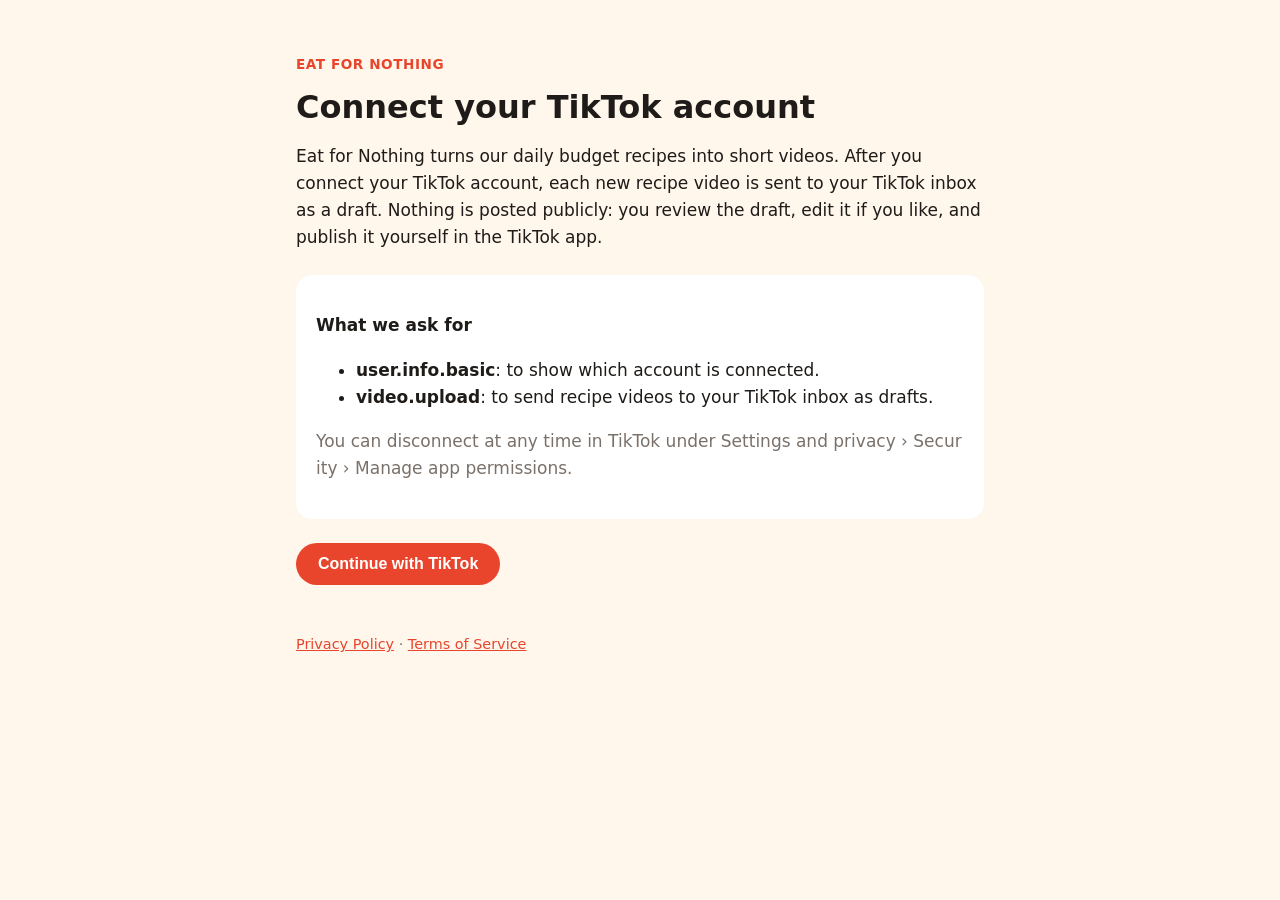
<file: connect.html>
<!doctype html>
<html lang="en"><head><meta charset="utf-8"><meta name="viewport" content="width=device-width,initial-scale=1">
<meta name="referrer" content="no-referrer">
<title>Connect TikTok</title><link rel="stylesheet" href="style.css"></head>
<body><main>
<p class="brand">Eat for Nothing</p>
<h1>Connect your TikTok account</h1>
<p>Eat for Nothing turns our daily budget recipes into short videos. After you connect your TikTok account, each new recipe video is sent to your TikTok inbox as a draft. Nothing is posted publicly: you review the draft, edit it if you like, and publish it yourself in the TikTok app.</p>
<div class="card">
  <p><strong>What we ask for</strong></p>
  <ul>
    <li><strong>user.info.basic</strong>: to show which account is connected.</li>
    <li><strong>video.upload</strong>: to send recipe videos to your TikTok inbox as drafts.</li>
  </ul>
  <p class="muted">You can disconnect at any time in TikTok under Settings and privacy › Security › Manage app permissions.</p>
</div>
<p><a id="connect" href="#"><button type="button">Continue with TikTok</button></a></p>
<footer class="muted"><a href="privacy.html">Privacy Policy</a> · <a href="terms.html">Terms of Service</a></footer>
<script>
  // Client Key ist öffentlich (kein Geheimnis). Mit ?key=... lässt sich ein anderer Key testen.
  const CLIENT_KEY = new URLSearchParams(location.search).get("key") || "sbaw45qtz06ogmp697";
  const q = new URLSearchParams({
    client_key: CLIENT_KEY,
    scope: "user.info.basic,video.upload",
    response_type: "code",
    redirect_uri: "https://s0egler.github.io/eatfornothing/callback.html",
    state: "efn"
  });
  document.getElementById("connect").href = "https://www.tiktok.com/v2/auth/authorize/?" + q;
</script>
</main></body></html>
</file>
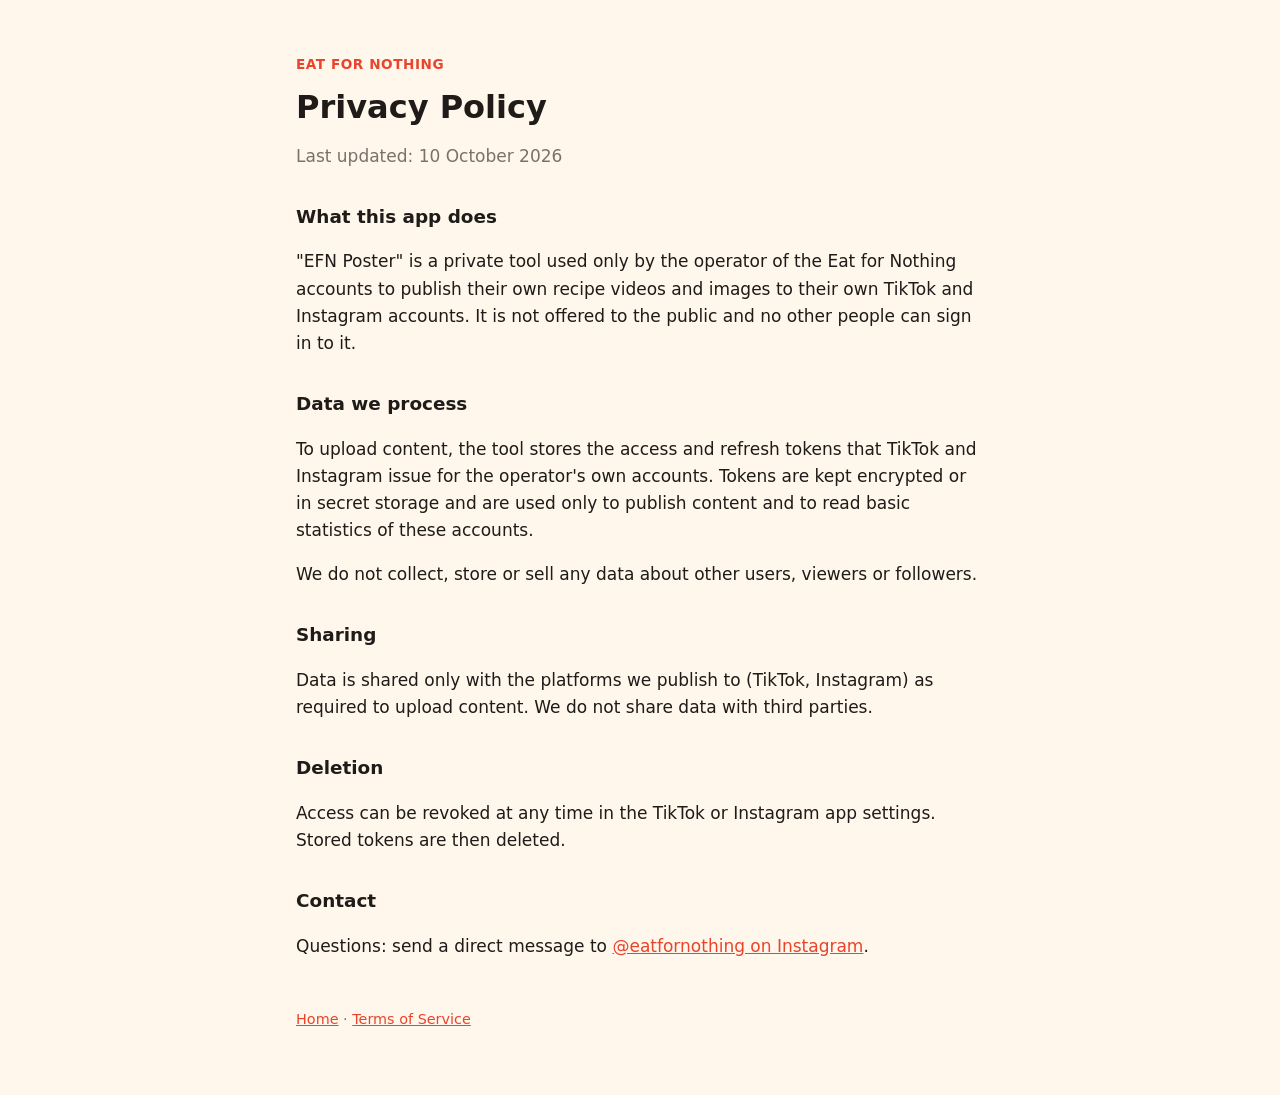
<file: privacy.html>
<!doctype html>
<html lang="en"><head><meta charset="utf-8"><meta name="viewport" content="width=device-width,initial-scale=1">
<title>Privacy Policy</title><link rel="stylesheet" href="style.css"></head>
<body><main>
<p class="brand">Eat for Nothing</p>
<h1>Privacy Policy</h1>
<p class="muted">Last updated: 10 October 2026</p>
<h2>What this app does</h2>
<p>"EFN Poster" is a private tool used only by the operator of the Eat for Nothing accounts to publish their own recipe videos and images to their own TikTok and Instagram accounts. It is not offered to the public and no other people can sign in to it.</p>
<h2>Data we process</h2>
<p>To upload content, the tool stores the access and refresh tokens that TikTok and Instagram issue for the operator's own accounts. Tokens are kept encrypted or in secret storage and are used only to publish content and to read basic statistics of these accounts.</p>
<p>We do not collect, store or sell any data about other users, viewers or followers.</p>
<h2>Sharing</h2>
<p>Data is shared only with the platforms we publish to (TikTok, Instagram) as required to upload content. We do not share data with third parties.</p>
<h2>Deletion</h2>
<p>Access can be revoked at any time in the TikTok or Instagram app settings. Stored tokens are then deleted.</p>
<h2>Contact</h2>
<p>Questions: send a direct message to <a href="https://www.instagram.com/eatfornothing/">@eatfornothing on Instagram</a>.</p>
<footer class="muted"><a href="index.html">Home</a> · <a href="terms.html">Terms of Service</a></footer>
</main></body></html>
</file>
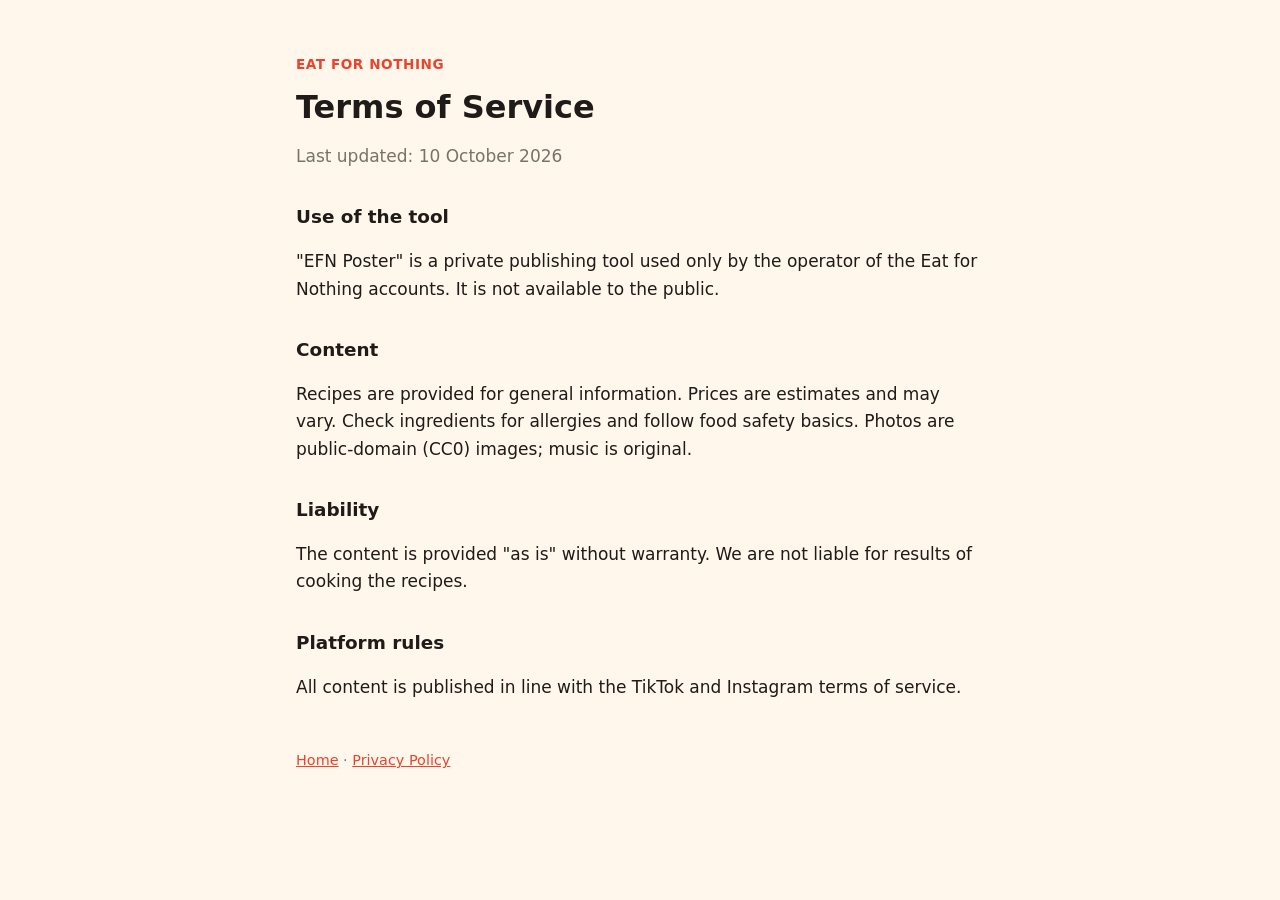
<file: terms.html>
<!doctype html>
<html lang="en"><head><meta charset="utf-8"><meta name="viewport" content="width=device-width,initial-scale=1">
<title>Terms of Service</title><link rel="stylesheet" href="style.css"></head>
<body><main>
<p class="brand">Eat for Nothing</p>
<h1>Terms of Service</h1>
<p class="muted">Last updated: 10 October 2026</p>
<h2>Use of the tool</h2>
<p>"EFN Poster" is a private publishing tool used only by the operator of the Eat for Nothing accounts. It is not available to the public.</p>
<h2>Content</h2>
<p>Recipes are provided for general information. Prices are estimates and may vary. Check ingredients for allergies and follow food safety basics. Photos are public-domain (CC0) images; music is original.</p>
<h2>Liability</h2>
<p>The content is provided "as is" without warranty. We are not liable for results of cooking the recipes.</p>
<h2>Platform rules</h2>
<p>All content is published in line with the TikTok and Instagram terms of service.</p>
<footer class="muted"><a href="index.html">Home</a> · <a href="privacy.html">Privacy Policy</a></footer>
</main></body></html>
</file>
<file: style.css>
:root{--bg:#FFF6EC;--text:#1E1B18;--muted:#7A716A;--accent:#E8452C;--card:#FFFFFF}
@media (prefers-color-scheme:dark){:root{--bg:#1A1714;--text:#F4EDE6;--muted:#B5AAA0;--card:#26211D}}
*{box-sizing:border-box}
body{margin:0;background:var(--bg);color:var(--text);font:17px/1.6 system-ui,-apple-system,"Segoe UI",sans-serif}
main{max-width:720px;margin:0 auto;padding:40px 16px 64px}
h1{font-size:2rem;line-height:1.15;margin:0 0 8px}
h2{font-size:1.15rem;margin:32px 0 8px}
.brand{color:var(--accent);font-weight:800;letter-spacing:.04em;text-transform:uppercase;font-size:.85rem}
.muted{color:var(--muted)}
a{color:var(--accent)}
.card{background:var(--card);border-radius:16px;padding:20px;margin:24px 0;word-break:break-all}
code{font-size:1rem}
button{background:var(--accent);color:#fff;border:0;border-radius:999px;padding:12px 22px;font-weight:700;font-size:1rem;cursor:pointer}
footer{margin-top:48px;font-size:.9rem}
</file>
